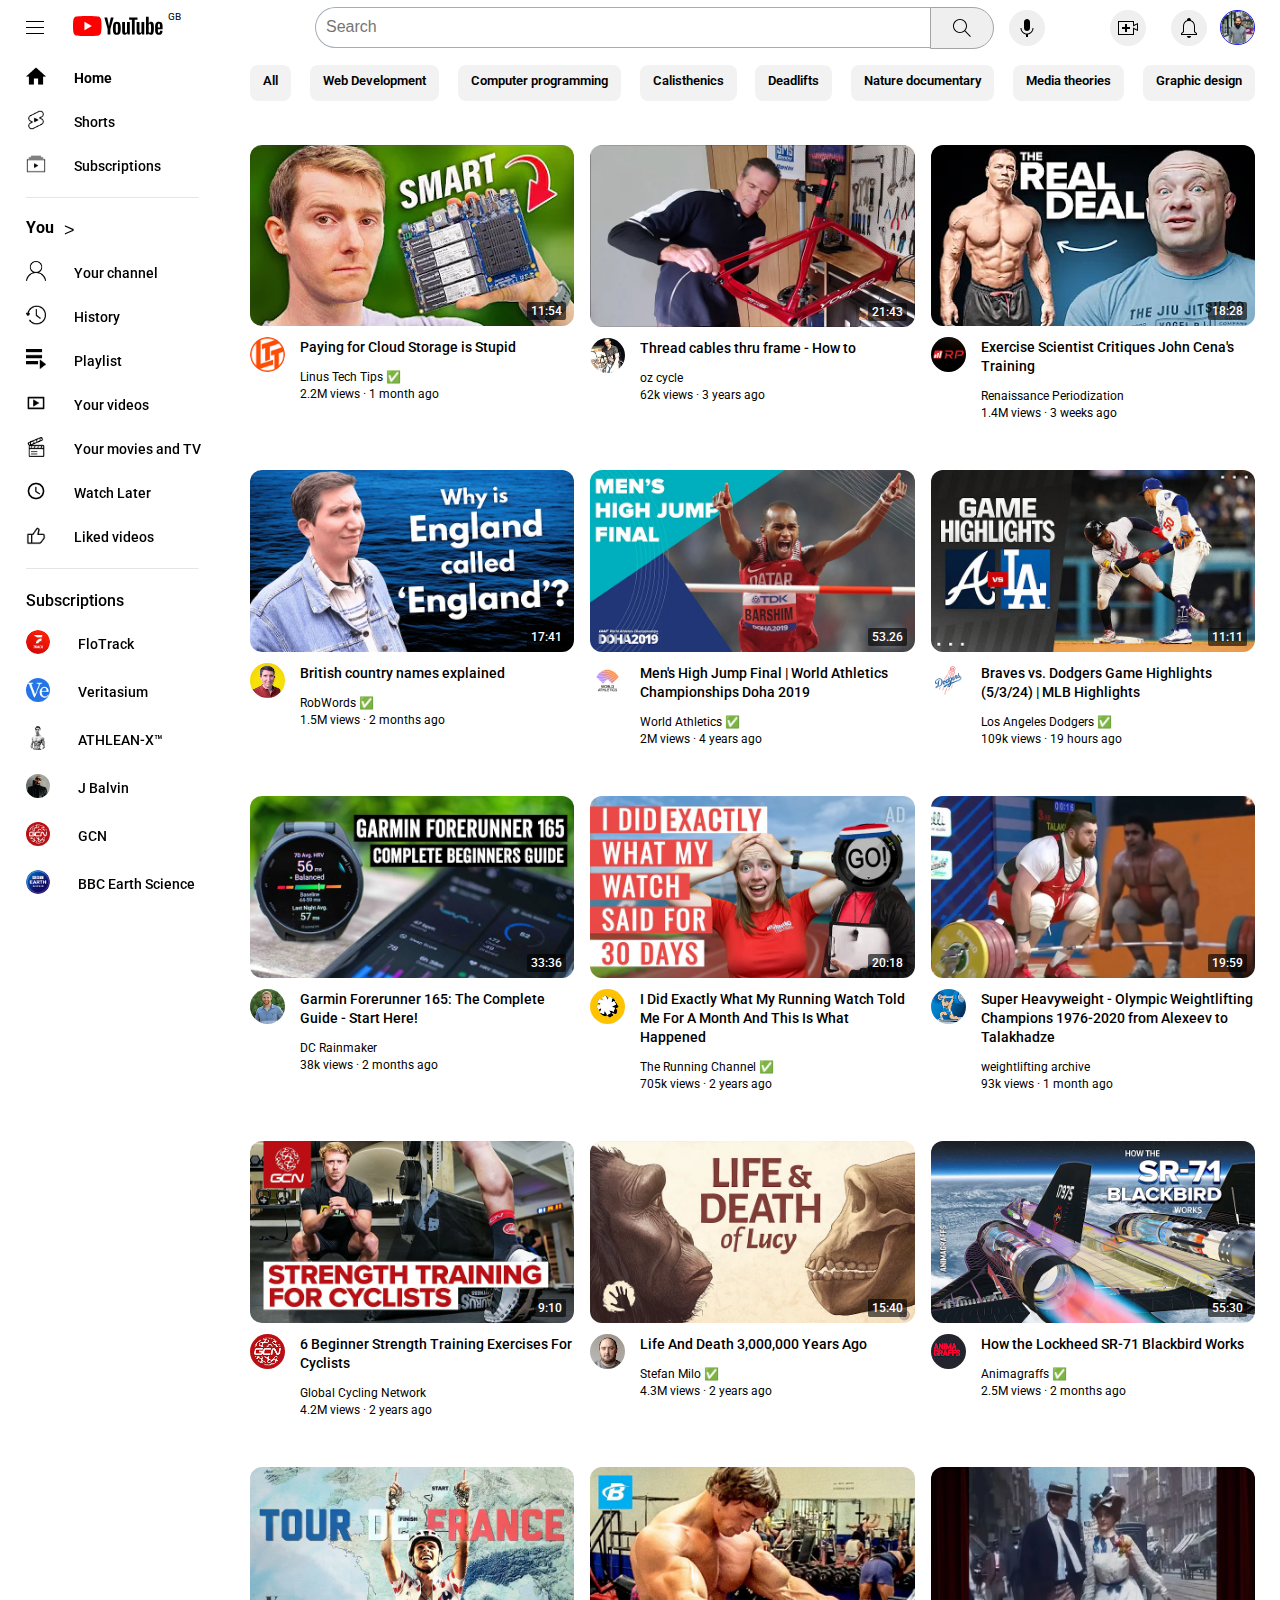
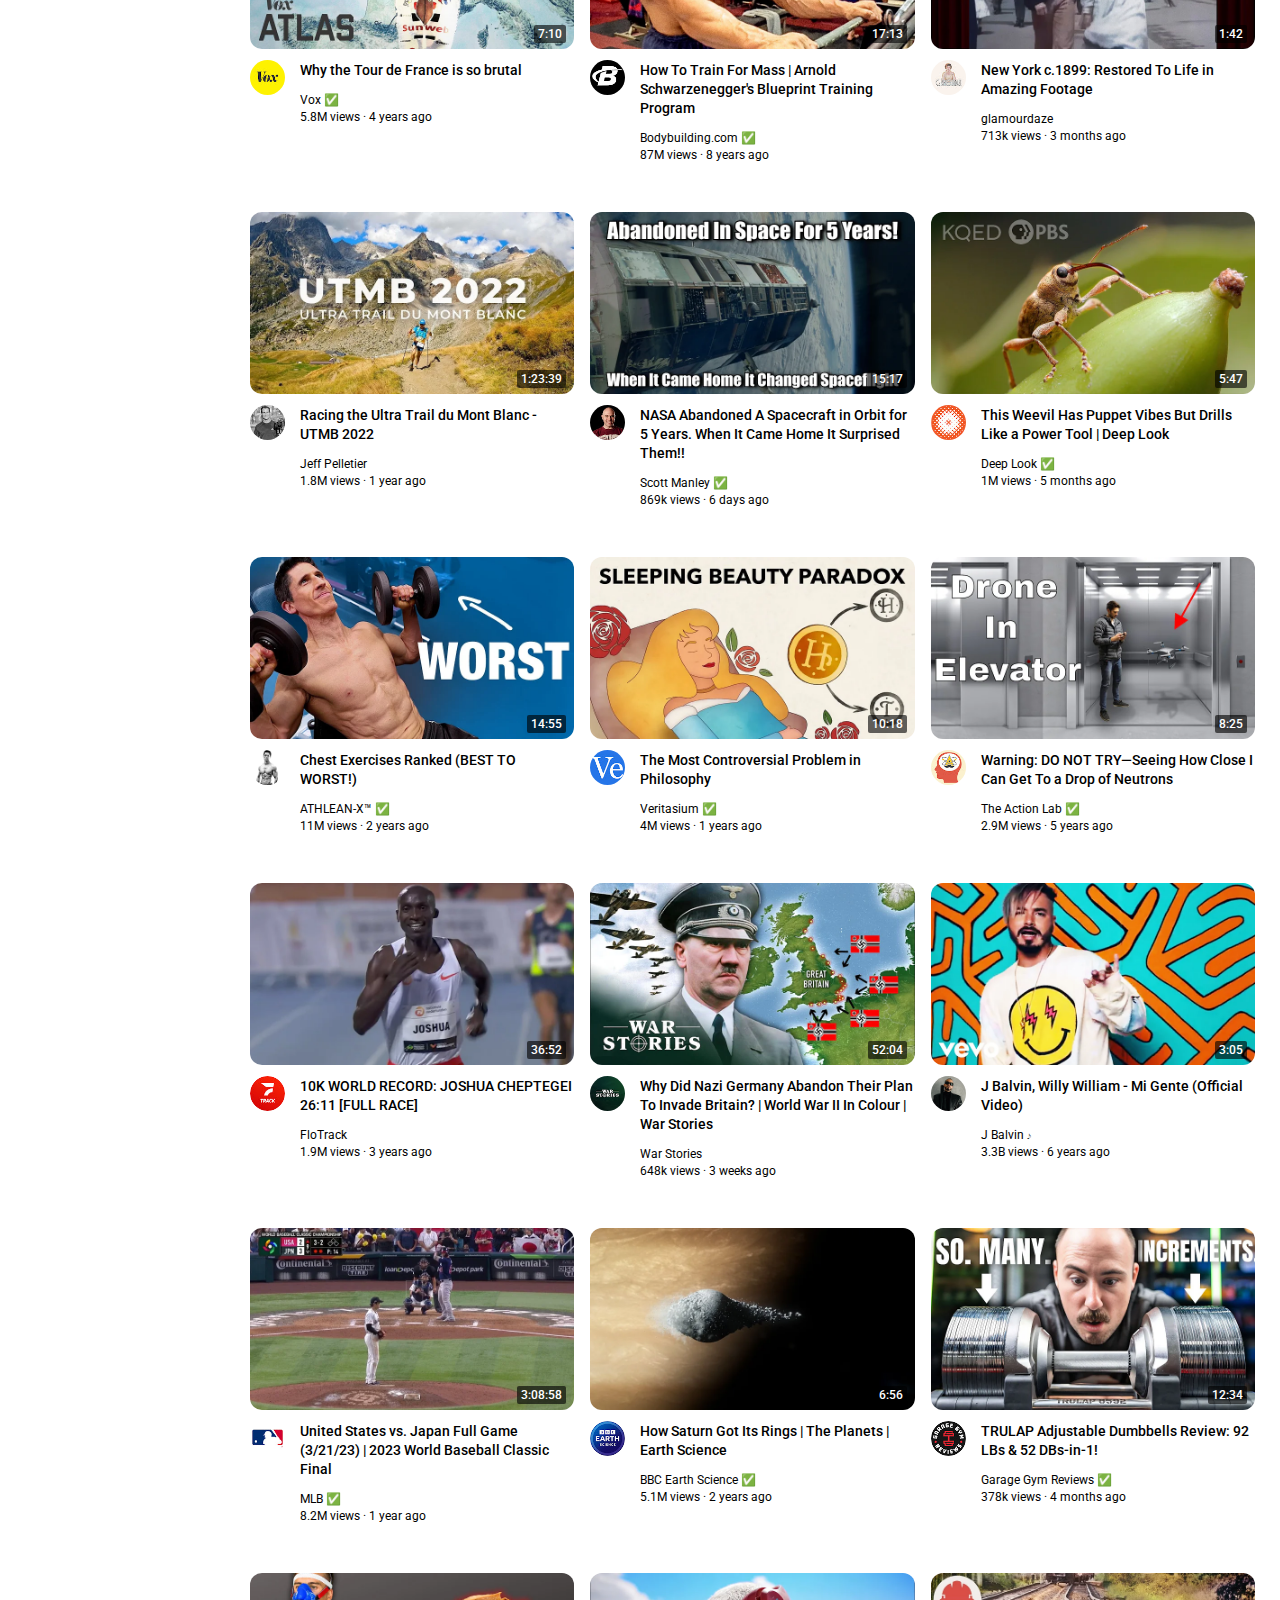
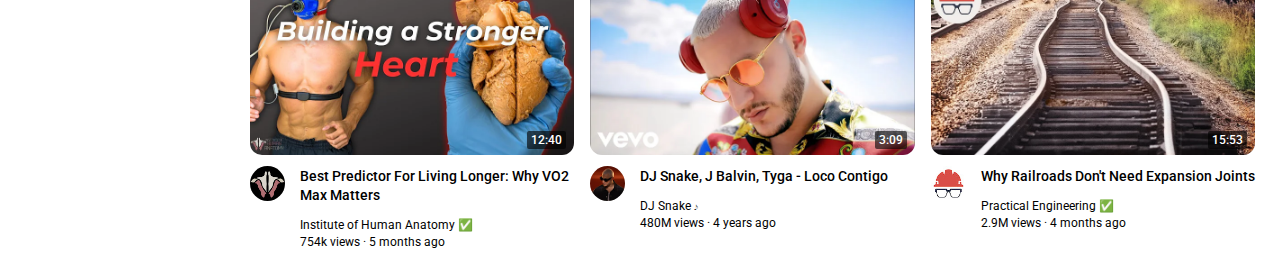
<file: index.html>
<!DOCTYPE html>
<html>
  <head>
    <meta charset="UTF-8">
    <meta name="viewport" content="width=device-width, initial-scale=1.0">
    <title> BabuVanan YoutubeClone project</title>
        <link rel="icon" href="channels/babu-vanan.jpg" type="image/x-icon">
        <link rel="preconnect" href="https://fonts.googleapis.com">
        <link rel="preconnect" href="https://fonts.gstatic.com" crossorigin>
        <link href="https://fonts.googleapis.com/css2?family=Roboto:
            wght@400;500;700&display=swap" rel="stylesheet">
        <link href="https://fonts.googleapis.com/css?family=Roboto:
            300italic,400italic,500italic,700italic" rel="stylesheet">
        <link href="https://fonts.googleapis.com/css?family=Roboto+Mono:400"> 
    
        <!-- <link rel="stylesheet" href="styles/General.css"> -->
        <link rel="stylesheet" href="styles/video.css">
        <link rel="stylesheet" href="styles/General.header.css">
        <link rel="stylesheet" href="styles/sidebar.css">
        <link rel="stylesheet" href="styles/span.css">
      
  </head>


  <body>


    <!-----------------------Header----------------------->
    <header class="horizontal">
      <!--Header left-->
        <div class="horizontal-left">
            <div class="horizontal-left">
                <img class="hamburger-menu" 
                    src="Icon/hamburger-menu.svg" 
                    alt="hamburger-menu"
                >
                <span class="sidebar-link">
                    <a href="https://www.youtube.com/">
                        <img class="youtube-logo" 
                        src="Icon/youtube-logo.svg" 
                        alt="youtube-logo">
                        <div class="tooltip1">Youtube Home</div>
                    </a>
                </span>
                <div class="sidebar-link-gb">
                    <div class="topbar-logo">
                        <a class="Text-underline" 
                            href="https://www.youtube.com/">
                            GB
                        </a>
                    </div>
                    <span class="tooltip2">Youtube Home</span>
                </div>
            </div>
        </div>



      <!-----------------------Header middle----------------------->
        <div class="horizontal-middle">
            <input class="Search-box" type="text" placeholder="Search">
            <a href="https://www.youtube.com/">
                <button class="search-icon-button"> 
                    <img class="search-icon" 
                        src="Icon/search.svg" 
                        alt="Search">
                    <div class="tooltip">Search</div>
                </button>
            </a>
            <a href="https://www.youtube.com/">
                <button class="voice-button"> 
                    <img class="voice-search-icon" 
                        src="Icon/voice-search-icon.svg" 
                        alt="notification-icon">
                    <div class="tooltip">Search with your voice</div>
                </button>
            </a>
        </div>
      <!-----------------------Header right----------------------->
        <div class="horizontal-right">
        <!--     <button class="upload-button">
                <img class="upload-icon" 
                    src="Icon/upload.svg" 
                    alt="babu-icon"> 
                <div class="tooltip">Creat</div>
            </button>
        -->
            <a href="https://studio.youtube.com/channel/UCgTf_ww5IQT2EtR8QcF_2eQ/livestreaming">
                <button class="upload-button">
                    <img class="notifications-icon" 
                        src="Icon/upload.svg" 
                        alt="upload-icon">
                    <div class="tooltip">Create</div>
                </button>
            </a>
            <a href="https://www.youtube.com/account_notifications">
                <button class="notification-button">
                    <img class="notifications-" 
                        src="Icon/notifications.svg" 
                        alt="notifications-icon">
                    <div class="tooltip">Notification</div>
                </button>
            </a>
            <div class="channel-pic-icon">
                <a href="https://www.youtube.com/account">
                    <img class="mychannel-icon" src="channels/babu-vanan.jpg" alt="notifications-icon"> 
                </a>
            </div>
            
        </div>

    </header>


    <!-----------------------span----------------------->


    <span class="nav"> 
        <div class="all">
            <div class="tablist"> 
                <a class="Text-underline" 
                    href="https://www.youtube.com/">
                    All
                </a> 
            </div>
            <span class="tooltips">All</span>  
        </div>


        <div class="web-development">
            <div class="tablist">
                <a class="Text-underline" 
                    href="https://www.youtube.com/results?search_query=Web+Development">
                    Web Development
                </a>
            </div>
            <span class="tooltips">Web Development</span>
        </div>
        <div class="computer-programming">
            <div class="tablist">
                <a class="Text-underline" 
                    href="https://www.youtube.com/results?search_query=Computer+programming">
                    Computer programming
                </a>  
            </div>
            <span class="tooltips">Computer programming</span>
        </div>
        <div class="calisthenics">
            <div class="tablist">
                <a class="Text-underline" 
                    href="https://www.youtube.com/results?search_query=Calisthenics">
                    Calisthenics
                </a>
            </div>
            <span class="tooltips">Calisthenics</span>
        </div>
        <div class="deadlifts">
            <div class="tablist">
                <a class="Text-underline" 
                    href="https://www.youtube.com/results?search_query=Deadlifts">
                    Deadlifts
                </a>
            </div>
            <span class="tooltips">Deadliftst</span>
        </div>
        <div class="nature-documentary">
            <div class="tablist">
                <a class="Text-underline" 
                    href="https://www.youtube.com/results?search_query=Nature+documentary">
                    Nature documentary
                </a>
            </div>
            <span class="tooltips">Nature documentary</span>
        </div>
        <div class="media-theories">
            <div class="tablist">
                <a class="Text-underline" 
                    href="https://www.youtube.com/results?search_query=Media+theories">
                    Media theories
                 </a>
            </div>
            <span class="tooltips">Media theories</span>
        </div>
        <div class="graphic-design">
            <div class="tablist">
                <a class="Text-underline" 
                    href="https://www.youtube.com/results?search_query=Graphic+design">
                    Graphic design
                </a> 
            </div>
            <span class="tooltips">Graphic design</span>
        </div>
    </span>

    <!---------------------sidebar--------------------------->

    <aside class="sidebar">
        <div class="container">
            <div>
                <div>
                    <div class="sidebar-home">
                        <span class="sidebar-link">
                            <a href="https://www.youtube.com/">
                                <img class="sidebar-icon"  
                                    src="sidebar-icon/Home.png"
                                    alt="Home-icon">
                                <div class="tooltip1">Home</div> 
                            </a>
                        </span>


                        <div class="sidebar-link-text">
                            <div >
                                <a  class="Home-text" 
                                    href="https://www.youtube.com/">  
                                    Home
                                </a>
                            </div> 
                            <span class="tooltip2">Home</span>
                        </div>
                    </div>  

                    <div class="sidebar-home">
                        <span class="sidebar-link">
                            <a href="https://www.youtube.com/shorts/yL6GiUi1Gog">
                                <img class="sidebar-icon" 
                                    src="sidebar-icon/Icon-Shorts44.jpg" 
                                    alt="Subscriptions-icon">
                                <div class="tooltip1">Shorts</div>
                            </a>
                        </span>
                        <div class="sidebar-link-text" >
                            <div>
                                <a class="Text-underline" 
                                    href="https://www.youtube.com/shorts/yL6GiUi1Gog">
                                    Shorts
                                </a>  
                            </div>
                            <span class="tooltip2">Shorts</span>  
                        </div>
                    </div>

                    <div class="sidebar-home">      
                        <span class="sidebar-link">
                            <a href="https://www.youtube.com/feed/subscriptions">
                                <img class="sidebar-icon" 
                                    src="sidebar-icon/Subscriptions.png" 
                                    alt="Subscriptions-icon">
                                <div class="tooltip1">Subscriptions</div>
                            </a>
                        </span>
                        <div class="sidebar-link-text" >
                            <div>
                                <a class="Text-underline" 
                                    href="https://www.youtube.com/feed/subscriptions">
                                    Subscriptions
                                </a>
                            </div>
                            <span class="tooltip2">Subscriptions</span>  
                        </div>  
                    </div>
                </div>
                <div>
                    <div class="line-setting">
                        ___________________________________________
                    </div>
                </div>
            </div>

            <div>
                <div 
                    class="sidebar-home">
                    <div class="sidebar-you-link">
                        <span class="greater-than">
                            <a class="Text-underline" 
                                href="https://www.youtube.com/">
                                You
                            </a> 
                        </span>
                        <div class="tooltip2">You</div>
                    </div>
                    <div class="test-you-div">
                        <button class="space-button">
                            <a class="Text-underline" 
                                href="https://www.youtube.com/">
                                &gt;
                            </a>
                        </button>
                        <div class="tooltip2">You</div>
                    </div>
                </div>

                <div>
                    <div 
                        class="sidebar-home">
                        <span class="sidebar-link">
                            <a href="https://www.youtube.com/">
                                <img class="sidebar-icon" 
                                    src="sidebar-icon/Your-channel-icon.png" 
                                    alt="-icon">
                                <div class="tooltip1">Your channel</div>
                            </a>
                        </span>
                        <div class="sidebar-link-text" >
                            <div>
                                <a class="Text-underline" 
                                    href="https://www.youtube.com/">
                                    Your channel
                                </a>
                            </div>
                            <span class="tooltip2">Your channel</span>  
                        </div>
                    </div>
                    <div  class="sidebar-home">
                        <div class="sidebar-link">
                            <a href="https://www.youtube.com/feed/history"> 
                                <img class="sidebar-icon" 
                                    src="sidebar-icon/history-icon.png"
                                    alt="History-icon">
                                <div class="tooltip1">History</div>
                            </a>
                        </div>
                        <div class="sidebar-link-text" >
                            <div>
                                <a class="Text-underline" 
                                    href="https://www.youtube.com/feed/history">
                                    History
                                </a> 
                            </div>
                            <span class="tooltip2">History</span>  
                        </div>
                    </div>
                    <div class="sidebar-home">
                        <div class="sidebar-link">
                            <a href="https://www.youtube.com/feed/playlists">
                                <img class="sidebar-icon" 
                                    src="sidebar-icon/Icon-Playlist35.jpg" 
                                    alt="Playlist">
                                <div class="tooltip1">Playlist</div>
                            </a>
                            
                        </div>
                        <div class="sidebar-link-text" >
                            <div>
                                <a 
                                    class="Text-underline" 
                                    href="https://www.youtube.com/feed/playlists">
                                    Playlist
                                </a>
                            </div>
                            <span class="tooltip2">Playlist</span>  
                        </div>
                    </div>

                    <div class="sidebar-home">
                        <div class="sidebar-link">
                            <a href="https://www.youtube.com/">
                                <img class="sidebar-icon" 
                                    src="sidebar-icon/icon-Your-videos.png" 
                                    alt="Your videos">
                                <div class="tooltip1">Your videos</div>
                            </a>
                        </div>
                        <div class="sidebar-link-text" >
                            <div>
                                <a class="Text-underline" 
                                    href="https://www.youtube.com/">
                                    Your videos
                                </a> 
                            </div>
                            <span class="tooltip2">Your videos</span>  
                        </div>
                    </div>
                    <div class="sidebar-home">
                        <div class="sidebar-link">
                            <a href="https://www.youtube.com/feed/storefront?bp=ogUCKAU%3D">
                                <img class="sidebar-icon" 
                                    src="sidebar-icon/icon-You-Movies-&-TV2.png" 
                                    alt="Your movies and TV">
                                <div class="tooltip1">Your movies and TV</div>
                            </a>
                        </div>
                        <div class="sidebar-link-text" >
                            <div>
                                <a class="Text-underline" 
                                    href="https://www.youtube.com/feed/storefront?bp=ogUCKAU%3D">
                                    Your movies and TV
                                </a>
                            </div>
                            <span class="tooltip2">Your movies and TV</span>  
                        </div>
                    </div>
                    <div class="sidebar-home">
                        <div class="sidebar-link">
                            <a href="https://www.youtube.com/playlist?list=WL">
                                <img class="sidebar-icon" 
                                    src="sidebar-icon/Watch-Later.webp" 
                                    alt="Watch Later">
                                <div class="tooltip1">Watch Later</div>
                            </a>
                        </div>
                        <div class="sidebar-link-text" >
                            <div>
                                <a class="Text-underline" 
                                    href="https://www.youtube.com/playlist?list=WL">
                                    Watch Later
                                </a> 
                            </div>
                            <span class="tooltip2">Watch Later</span>  
                        </div>
                    </div>
                    <div class="sidebar-home">
                        <div class="sidebar-link">
                            <a href="https://www.youtube.com/playlist?list=LL">
                               <img class="sidebar-icon" 
                                    src="sidebar-icon/Liked-videos.png" 
                                    alt="Liked videos">
                                <div class="tooltip1">Liked-videos</div> 
                            </a>
                            
                        </div>
                        <div class="sidebar-link-text" >
                            <div>
                                <a class="Text-underline" 
                                    href="https://www.youtube.com/playlist?list=LL">
                                    Liked videos
                                </a>
                            </div>
                            <span class="tooltip2">Liked videos</span>  
                        </div>
                    </div>
                </div>
                <div>
                    <div class="line-setting">
                        ___________________________________________
                    </div>
                </div>
            </div>

            <div>
                <div>
                    <div 
                        class="sidebar-home">
                        <div 
                            class="sidebar-home">
                            <div 
                                class="sidebar-link">Subscriptions
                            </div>
                            <div 
                                class="sidebar-link">
                            </div>
                        </div>

                        <div 
                            class="sidebar-link">
                        </div>
                    </div>
                </div>
                <div>
                    <div 
                        class="sidebar-home">
                        <div class="sidebar-link">
                            <a href="https://www.youtube.com/@FloTrack">
                                <img class="profile-picture" 
                                    src="channels/channel-FloTrack.jpg" 
                                    alt="FloTrack">
                                <div class="tooltip1">FloTrack</div>
                            </a>
                        </div>
                        <div class="sidebar-link-text" >
                            <div>
                                <a 
                                    class="Text-underline" 
                                    href="https://www.youtube.com/@FloTrack">
                                    FloTrack
                                </a>
                            </div>
                            <span class="tooltip2">FloTrack</span>  
                        </div>
                    </div>
                    <div 
                        class="sidebar-home">
                        <div class="sidebar-link">
                            <a href="https://www.youtube.com/@veritasium">
                                <img class="profile-picture" 
                                    src="channels/channel-Veritasium.jpg" 
                                    alt="Veritasium">
                                <div class="tooltip1">Veritasium</div>
                            </a> 
                        </div>
                        <div class="sidebar-link-text" >
                            <div>
                                <a class="Text-underline" 
                                    href="https://www.youtube.com/@veritasium">
                                    Veritasium
                                </a>
                            </div>
                            <span class="tooltip2">Veritasium</span>  
                        </div>
                    </div>
                    <div 
                        class="sidebar-home">
                        <div  class="sidebar-link">
                            <a href="https://www.youtube.com/@athleanx">
                               <img class="profile-picture" 
                                    src="channels/channel-ATHLEAN-X™.jpg" 
                                    alt="ATHLEAN-X™">
                                <div class="tooltip1">ATHLEAN-X™</div> 
                            </a>
                            
                        </div>
                        <div class="sidebar-link-text" >
                            <a class="Text-underline" 
                                href="https://www.youtube.com/@athleanx">
                                ATHLEAN-X™
                            </a> 
                            <span class="tooltip2">ATHLEAN-X™</span>  
                        </div>
                    </div>
                    <div class="sidebar-home">
                        <div class="sidebar-link">
                            <a href="https://www.youtube.com/@jbalvinVEVO">
                                <img class="profile-picture" 
                                    src="channels/channel-J-Balvin.jpg" 
                                    alt="J Balvin">
                                <div class="tooltip1">J Balvin</div>
                            </a>
                        </div>
                        <div class="sidebar-link-text" >
                            <div>
                                <a class="Text-underline" 
                                    href="https://www.youtube.com/@jbalvinVEVO">
                                    J Balvin
                                </a>
                            </div>
                            <span class="tooltip2">J Balvin</span>  
                        </div>
                    </div>
                    <div class="sidebar-home">
                        <div class="sidebar-link">
                            <a href="https://www.youtube.com/@gcn">
                              <img class="profile-picture" 
                                    src="channels/channel-Global-Cycling-Network.jpg" 
                                    alt="GCN">
                                <div class="tooltip1">GCN</div>  
                            </a>

                        </div>
                        <div class="sidebar-link-text" >
                            <div>
                                <a class="Text-underline" 
                                    href="https://www.youtube.com/@gcn">
                                    GCN
                                </a>
                            </div>
                            <span class="tooltip2">GCN</span>  
                        </div>
                    </div>
                    <div class="sidebar-home">
                        <div class="sidebar-link">
                            <a href="https://www.youtube.com/@BBCEarthScience">
                               <img class="profile-picture" 
                                    src="channels/channel-BBC-Earth-Science.jpg" 
                                    alt="BBC Earth Science">
                                <div class="tooltip1">BBC Earth Science</div> 
                            </a>     
                        </div>
                        <div class="sidebar-link-text" >
                            <div>
                                <a class="Text-underline" 
                                    href="https://www.youtube.com/@BBCEarthScience">
                                    BBC Earth Science
                                </a>
                            </div>
                            <span class="tooltip2">BBC Earth Science</span>  
                        </div>
                    </div>
                    <div class="sidebar-home">
                        <div class="sidebar-link">
                            <a href="https://www.youtube.com/@TheActionLab">
                                <img class="profile-picture" 
                                    src="channels/channel-The-Action-Lab.jpg" 
                                    alt="The Action Lab">
                                <div class="tooltip1">The Action Lab</div>
                            </a>
                        </div>
                        <div class="sidebar-link-text" >
                            <div>
                                <a class="Text-underline" 
                                    href="https://www.youtube.com/@TheActionLab">
                                    The Action Lab
                                </a>
                            </div>
                            <span class="tooltip2">The Action Lab</span>  
                        </div>
                    </div>
                </div>
                <div>
                    <div 
                        class="sidebar-home">
                        <div 
                            class="sidebar-link">&#x2B9B;
                        </div>

                        <div class="sidebar-link-text" >
                            <div>
                                <a class="Text-underline" 
                                    href="https://www.youtube.com/results?search_query=more+from+youtube+">
                                    Show more
                                </a>
                            </div>
                            <span class="tooltip2">Show more</span>  
                        </div>
                    </div>
                </div>
                <div class="line-setting">
                    ___________________________________________
                </div>
            </div>

            <div>
                <div>
                    <div class="sidebar-home">
                        <div class="sidebar-link">Explore</div>
                        <div class="sidebar-link"></div>
                    </div>
                </div>
                <div>
                    <div class="sidebar-home">
                        <div class="sidebar-link">
                            <a href="https://www.youtube.com/feed/trending?bp=6gQJRkVleHBsb3Jl">
                                <img class="sidebar-icon" 
                                    src="sidebar-icon/icon-Trending11.png" 
                                    alt="Trending">
                                <div class="tooltip1">Trending</div>
                            </a>
                        </div>
                        <div class="sidebar-link-text" >
                            <div>
                                <a class="Text-underline" 
                                    href="https://www.youtube.com/feed/trending?bp=6gQJRkVleHBsb3Jl">
                                    Trending
                                </a>
                            </div>
                            <span class="tooltip2">Trending</span>  
                        </div>
                    </div>
                    <div class="sidebar-home">
                        <div class="sidebar-link">
                            <a href="https://www.youtube.com/channel/UC-9-kyTW8ZkZNDHQJ6FgpwQ">
                               <img class="sidebar-icon" 
                                    src="sidebar-icon/icon-Music.png" 
                                    alt="Music">
                                <div class="tooltip1">Music</div> 
                            </a>
                            
                        </div>
                        <div class="sidebar-link-text" >
                            <div>
                                <a class="Text-underline" 
                                    href="https://www.youtube.com/channel/UC-9-kyTW8ZkZNDHQJ6FgpwQ">
                                    Music
                                </a>
                            </div>
                            <span class="tooltip2">Music</span>  
                        </div>
                    </div>
                    <div class="sidebar-home">
                        <div class="sidebar-link">
                            <a href="https://www.youtube.com/feed/storefront?bp=ogUCKAU%3D"></a>
                            <img class="sidebar-icon" 
                                src="sidebar-icon/icon-You-Movies-&-TV2.png" 
                                alt="Movies & TV">
                            <div class="tooltip1">Movies & TV</div>
                        </div>
                        <div class="sidebar-link-text" >
                            <div>
                                <a class="Text-underline" 
                                    href="https://www.youtube.com/feed/storefront?bp=ogUCKAU%3D">
                                    Movies & TV
                                </a>
                            </div>
                            <span class="tooltip2">Movies & TV</span>  
                        </div>
                    </div>
                    <div class="sidebar-home">
                        <div class="sidebar-link">
                            <a href="https://www.youtube.com/channel/UC4R8DWoMoI7CAwX8_LjQHig">
                                <img class="sidebar-icon" 
                                    src="sidebar-icon/icon-Live10.jpg" 
                                    alt="Live">
                                <div class="tooltip1">Live</div>
                            </a>   
                        </div>
                        <div class="sidebar-link-text" >
                            <div>
                                <a class="Text-underline" 
                                    href="https://www.youtube.com/channel/UC4R8DWoMoI7CAwX8_LjQHig">
                                    Live
                                </a>
                            </div>
                            <span class="tooltip2">Live</span>  
                        </div>
                    </div>
                    <div class="sidebar-home">
                        <div class="sidebar-link">
                            <a href="https://www.youtube.com/gaming">
                                <img class="sidebar-icon" 
                                    src="sidebar-icon/icon-Gaming.webp" 
                                    alt="Gaming">
                                <div class="tooltip1">Gaming</div> 
                            </a> 
                        </div>
                        <div class="sidebar-link-text" >
                            <div>
                                <a class="Text-underline" 
                                    href="https://www.youtube.com/gaming">
                                    Gaming
                                </a>
                            </div>
                            <span class="tooltip2">Gaming</span>  
                        </div>
                    </div>
                    <div class="sidebar-home">
                        <div class="sidebar-link">
                            <a href="https://www.youtube.com/channel/UCYfdidRxbB8Qhf0Nx7ioOYw">
                                <img class="sidebar-icon" 
                                    src="sidebar-icon/icon-News1.png" 
                                    alt="News">
                                <div class="tooltip1">News</div>
                            </a>
                            
                        </div>
                        <div class="sidebar-link-text" >
                            <div>
                                <a class="Text-underline" 
                                    href="https://www.youtube.com/channel/UCYfdidRxbB8Qhf0Nx7ioOYw">
                                    News
                                </a>
                            </div>
                            <span class="tooltip2">News</span>  
                        </div>
                    </div>
                    <div class="sidebar-home">
                        <div class="sidebar-link">
                            <a href="https://www.youtube.com/channel/UCEgdi0XIXXZ-qJOFPf4JSKw">
                                <img class="sidebar-icon" 
                                    src="sidebar-icon/Icon-Sport.png" 
                                    alt="Sport">
                                <div class="tooltip1">Sport</div>
                            </a>
                        </div>
                        <div class="sidebar-link-text" >
                            <div>
                                <a class="Text-underline" 
                                    href="https://www.youtube.com/channel/UCEgdi0XIXXZ-qJOFPf4JSKw">
                                    Sport
                                </a>
                            </div>
                            <span class="tooltip2">Sport</span>  
                        </div>
                    </div>
                    <div class="sidebar-home">
                        <div class="sidebar-link">
                            <a href="https://www.youtube.com/channel/UCtFRv9O2AHqOZjjynzrv-xg">
                                <img class="sidebar-icon" 
                                    src="sidebar-icon/icon-Learning.png" 
                                    alt="Learning">
                                <div class="tooltip1">Learning</div>
                            </a>
                            
                        </div>
                        <div class="sidebar-link-text" >
                            <div>
                                <a class="Text-underline" 
                                    href="https://www.youtube.com/channel/UCtFRv9O2AHqOZjjynzrv-xg">
                                    Learning
                                </a> 
                            </div>
                            <span class="tooltip2">Learning</span>  
                        </div>
                    </div>
                    <div class="sidebar-home">
                        <div class="sidebar-link">
                            <a href="https://www.youtube.com/channel/UCrpQ4p1Ql_hG8rKXIKM1MOQ">
                                <img class="sidebar-icon"
                                    src="sidebar-icon/icon-Fashion & beauty.jpg" 
                                    alt="Fashion & beauty">
                                <div class="tooltip1">Fashion & beauty</div>
                            </a> 
                        </div>
                        <div class="sidebar-link-text" >
                            <div>
                                <a class="Text-underline" 
                                    href="https://www.youtube.com/channel/UCrpQ4p1Ql_hG8rKXIKM1MOQ">
                                    Fashion & beauty
                                </a>
                            </div>
                            <span class="tooltip2">Fashion & beauty</span>  
                        </div>
                    </div>
                    <div class="sidebar-home">
                        <div class="sidebar-link">
                            <a href="https://www.youtube.com/podcasts">
                                <img class="sidebar-icon" 
                                    src="sidebar-icon/icon-Podcasts.png" 
                                    alt="Podcasts">
                                <div class="tooltip1">Podcasts</div>
                            </a>
                        </div>
                        <div class="sidebar-link-text" >
                            <div>
                                <a class="Text-underline" 
                                    href="https://www.youtube.com/podcasts">
                                    Podcasts
                                </a>
                            </div>
                            <span class="tooltip2">Podcasts</span>  
                        </div>
                    </div>
                    <div class="sidebar-home">
                        <div class="sidebar-link">
                            <a href="https://www.youtube.com/playables">
                                <img class="sidebar-icon" 
                                    src="sidebar-icon/icon-Playable.png" 
                                    alt="Playable">
                                <div class="tooltip1">Playable</div>
                            </a>
                        </div>
                        <div class="sidebar-link-text" >
                            <div>
                                <a class="Text-underline" 
                                    href="https://www.youtube.com/playables">
                                    Playable
                                </a>
                            </div>
                            <span class="tooltip2">Playable</span>  
                        </div>
                    </div>
                </div>
                <div class="line-setting">
                    ___________________________________________
                </div>
            </div>

            <div>
                <div class="sidebar-home">
                    <div 
                        class="sidebar-link">More from YouTube
                    </div>
                </div>
            </div>

            <div>
                <div class="sidebar-home">
                    <div class="sidebar-link">
                        <a href="https://www.youtube.com/premium" target="_blank">
                            <img class="sidebar-icon" 
                                src="sidebar-icon/icon-YouTube-Premium22.jpg"
                                alt="YouTube Premium">
                              <div class="tooltip1">YouTube Premium</div>
                        </a> 
                    </div>
                    <div class="sidebar-link-text" >
                        <div>
                            <a class="Text-underline" 
                                href="https://www.youtube.com/premium"
                                target="_blank">
                                YouTube Premium
                            </a>
                        </div>
                        <span class="tooltip2">YouTube Premium</span>  
                    </div>
                </div>
                <div class="sidebar-home">
                    <div class="sidebar-link">
                        <a href="https://studio.youtube.com/channel/UCgTf_ww5IQT2EtR8QcF_2eQ"
                            target="_blank">
                            <img class="sidebar-icon" 
                                src="sidebar-icon/icon-YouTube-Studio1.jpg" 
                                alt="YouTube Studio">
                            <div class="tooltip1">YouTube Studio</div>
                        </a>
                    </div>
                    <div class="sidebar-link-text" >
                        <div>
                            <a class="Text-underline" 
                                href="https://studio.youtube.com/channel/UCgTf_ww5IQT2EtR8QcF_2eQ"
                                target="_blank">
                                YouTube Studio
                            </a>
                        </div>
                        <span class="tooltip2">YouTube Studio</span>  
                    </div>
                </div>
                <div class="sidebar-home">
                    <div class="sidebar-link">
                        <a href="https://music.youtube.com/tasteprofile" 
                            target="_blank">
                            <img class="sidebar-icon" 
                                src="sidebar-icon/icon-YouTube-Music63.jpg" 
                                alt="YouTube Music">
                            <div class="tooltip1">YouTube Music</div>
                        </a>
                    </div>
                    <div class="sidebar-link-text" >
                        <div>
                            <a class="Text-underline" 
                                href="https://music.youtube.com/tasteprofile" 
                                target="_blank">
                                YouTube Music
                            </a>
                        </div>
                        <span class="tooltip2">YouTube Music</span>  
                    </div>
                </div>

                <div class="sidebar-home">
                    <div class="sidebar-link">
                        <a href="https://www.youtubekids.com/?source=youtube_web" 
                            target="_blank">
                            <img class="sidebar-icon" 
                                src="sidebar-icon/icon-YouTube-Kids52.jpg" 
                                alt="YouTube Kids">
                            <div class="tooltip1">YouTube Kids</div> 
                        </a>
                    </div>
                    <div class="sidebar-link-text" >
                        <div>
                            <a class="Text-underline" 
                                href="https://www.youtubekids.com/?source=youtube_web"
                                target="_blank">
                                YouTube Kids
                            </a>
                        </div>
                        <span class="tooltip2">YouTube Kids</span>  
                    </div>
                </div>
                <div class="line-setting">
                    ___________________________________________
                </div>
            </div>



            <div>
                <div class="sidebar-home">
                    <div class="sidebar-link">
                        <a href="https://www.youtube.com/account">
                            <img class="sidebar-icon" 
                                src="sidebar-icon/icon-Setting2.png" 
                                alt="Setting">
                            <div class="tooltip1">Setting</div>
                        </a>
                    </div>
                    <div class="sidebar-link-text" >
                        <div>
                            <a class="Text-underline" 
                                href="https://www.youtube.com/account">
                                Setting
                            </a>
                        </div>
                        <span class="tooltip2">Setting</span>  
                    </div>
                </div>

                <div class="sidebar-home">
                    <div class="sidebar-link">
                        <a href="https://www.youtube.com/reporthistory">
                            <img class="sidebar-icon" 
                                src="sidebar-icon/icon-Report-history.png" 
                                alt="Report history">
                            <div class="tooltip1">Report history</div>
                        </a> 
                    </div>
                    <div class="sidebar-link-text" >
                        <div>
                            <a class="Text-underline" 
                                href="https://www.youtube.com/reporthistory">
                                Report history
                            </a>
                        </div>
                        <span class="tooltip2">Report history</span>  
                    </div>
                </div>

                <div class="sidebar-home">
                    <div class="sidebar-link">
                        <a href="https://support.google.com/youtube?sjid=7232164890436652517-EU#topic=9257498">
                            <img class="sidebar-icon" 
                                src="sidebar-icon/icon-Help1.png" 
                                alt="Help">
                            <div class="tooltip1">Help</div>
                        </a>
                        
                        </div>
                        <div class="sidebar-link-text" >
                            <div>
                                <a class="Text-underline" 
                                    href="https://support.google.com/youtube?sjid=7232164890436652517-EU#topic=9257498">
                                    Help
                                </a>
                            </div>
                            <span class="tooltip2">Help</span>  
                        </div>
                </div>

                <div class="sidebar-home">
                    <div class="sidebar-link">
                        <a href="https://www.google.com/tools/feedback/intl/en/learnmore.html">
                            <img class="sidebar-icon" 
                                src="sidebar-icon/icon-Send-feedback.png" 
                                alt="Send feedback">
                            <div class="tooltip1">Send feedback</div>
                        </a>
                    </div>
                    <div class="sidebar-link-text" >
                        <div>
                            <a class="Text-underline" 
                                href="https://www.google.com/tools/feedback/intl/en/learnmore.html">
                                Send feedback
                            </a>
                        </div>
                        <span class="tooltip2">Send feedback</span>  
                    </div>
                </div>
                <div class="line-setting">
                    ___________________________________________
                </div>
            </div>


            <div class="line-space">
                <div 
                    class="sidebar-bottom">
                    <div 
                        class="sidebar-bottom-text">
                        <p class="sidebar-bottom-text-edit">
                            <span>
                                <a class="Text-underline-bottom" 
                                    href="https://about.youtube/">
                                    About&nbsp;
                                </a> 
                            </span>
                            <span>
                                <a class="Text-underline-bottom" 
                                    href="https://blog.youtube/">
                                    Press&nbsp;
                                </a> 
                            </span>
                            <span>
                                <a class="Text-underline-bottom" 
                                    href="https://www.youtube.com/howyoutubeworks/policies/copyright/">
                                    Copyright
                                </a>
                            </span> 
                        </p>
                        <p class="sidebar-bottom-text-edit">
                            <span>
                                <a class="Text-underline-bottom" 
                                    href="https://www.youtube.com/t/contact_us/">
                                    Contact us&nbsp;
                                </a>
                            </span>
                            <span>
                                <a class="Text-underline-bottom" 
                                    href="https://www.youtube.com/creators/">
                                    Creator&nbsp;
                                </a>
                            </span>
                            <span>
                                <a class="Text-underline-bottom" 
                                    href="https://www.youtube.com/ads/">
                                    Advertise
                                </a> 
                            </span>
                        </p>
                    
                        <p class="sidebar-bottom-text-edit"> 
                            <span>
                                <a class="Text-underline-bottom" 
                                    href="https://developers.google.com/youtube">
                                    Developers
                                </a>
                            </span>
                        </p>   
                    </div>    
                </div>
                <div class="sidebar-bottom">
                    <div class="sidebar-bottom-text">
                        <p class="sidebar-bottom-text-edit">
                            <span>
                                <a class="Text-underline-bottom" 
                                    href="https://www.youtube.com/t/terms">
                                    Terms&nbsp;
                                </a>
                            </span>
                            <span>
                                <a class="Text-underline-bottom" 
                                    href="https://policies.google.com/privacy?hl=en-GB">
                                    Privacy&nbsp;
                                </a> 
                            </span>
                            <span>
                                <a class="Text-underline-bottom" 
                                    href="https://www.youtube.com/howyoutubeworks/policies/community-guidelines/">
                                    Policy & Safety
                                </a>
                            </span>
                        </p>
                        <p class="sidebar-bottom-text-edit">
                            <span>
                                <a class="Text-underline-bottom" 
                                    href="https://www.youtube.com/howyoutubeworks/?">
                                    How YouTube works
                                </a>
                            </span>
                        </p>
                        <p class="sidebar-bottom-text-edit">
                            <span>
                                <a class="Text-underline-bottom" 
                                    href="https://www.youtube.com/new">
                                    Test new features
                                </a>
                            </span>
                        </p>
                    </div>   
                </div>  
                <div>
                    <p>
                        <div class="google">© 2024 Google LLC</div>
                    </p>
                </div>
            </div>
        </div>
    </aside>


  



    <!-----------------------Main------------------------>
    <main class="youtube-grid">

        <!-- Video 1-->
        <div class="video-preview">
            <div>
                <a href="https://www.youtube.com/watch?v=QsM6b5yix0U&t=16s" target="_blank">
                    <div class="thumbnail-pictures">
                        <img 
                            class="thumbnail-1" 
                            src="pictures/Linus-Tech-Tips.webp" 
                            alt="Linus Tech Tips"
                        >
                        <div class="videos-total-time">
                            11:54
                        </div> 
                    </div> 
                </a>
            </div>
   
            <div class="video-info-grid">
                <div class="channel-pic">
                    <a href="https://www.youtube.com/@LinusTechTips">
                        <img class="channel-picture" 
                        src="channels/channel-Linus-Tech-Tips.jpg" 
                        alt="channel-Linus Tech Tips">
                    </a>   
                </div>
                <div class="video-info">
                    <a>
                        <p class="video-title" >
                            <a class="text-decoration" 
                                href="https://www.youtube.com/watch?v=QsM6b5yix0U&t=16s" >
                                Paying for Cloud Storage is Stupid
                            </a>        
                        </p>
                        <p class="author-name" > 
                            <a 
                                class="text-decoration" 
                                href="https://www.youtube.com/@LinusTechTips"> 
                                Linus Tech Tips &#9989;
                            </a> 
                        </p>
                        <p class="video-views">
                            <a  class="text-decoration" 
                                href="https://www.youtube.com/watch?v=QsM6b5yix0U&t=16s">
                                2.2M views &middot; 1 month ago
                            </a>
                        </p>
                    </a>
                </div>
            </div>
        </div>
        <!-- Video 2-->
        <div class="video-preview">
            <div>
                <a href="https://www.youtube.com/watch?v=IQWYPxGicjU" target="_blank">
                    <div class="thumbnail-pictures">
                        <img 
                            class="thumbnail-1" 
                            src="pictures/oz-cycle.webp" 
                            alt="oz cycle"
                        >
                        <div class="videos-total-time">
                            21:43
                        </div> 
                    </div> 
                </a>
            </div>
   
            <div class="video-info-grid">
                <div class="channel-pic">
                    <a href="https://www.youtube.com/@stevenleffanue">
                        <img class="channel-picture" 
                        src="channels/channel-oz-cycle.jpg" 
                        alt="channel-oz cycle">
                    </a>   
                </div>

                <div class="video-info">
                    <a>
                        <p class="video-title" >
                            <a class="text-decoration" 
                                href="https://www.youtube.com/watch?v=IQWYPxGicjU" >
                                Thread cables thru frame - How to
                            </a>        
                        </p>
                        <p class="author-name" > 
                            <a 
                                class="text-decoration" 
                                href="https://www.youtube.com/@stevenleffanue"> 
                                oz cycle 
                            </a> 
                        </p>
                        <p class="video-views">
                            <a  class="text-decoration" 
                                href="https://www.youtube.com/watch?v=s6XwgP_gtss">
                                62k views &middot; 3 years ago
                            </a>
                        </p>
                    </a>
                </div>
            </div>
        </div>
        <!-- Video 3-->
        <div class="video-preview">
            <div>
                <a href="https://www.youtube.com/watch?v=nG3u8C1ZSaI" target="_blank">
                    <div class="thumbnail-pictures">
                        <img 
                            class="thumbnail-1" 
                            src="pictures/Renaissance-Periodization.webp" 
                            alt="Renaissance Periodization"
                        >
                        <div class="videos-total-time">
                            18:28
                        </div> 
                    </div> 

                </a>
        
            </div>
   
            <div class="video-info-grid">
                <div class="channel-pic">
                    <a href="https://www.youtube.com/@RenaissancePeriodization">
                        <img class="channel-picture" 
                        src="channels/channel-Renaissance-Periodization.jpg" 
                        alt="channel-Renaissance Periodization">
                    </a>   
                </div>

                <div class="video-info">
                    <a>
                        <p class="video-title" >
                            <a class="text-decoration" 
                                href="https://www.youtube.com/watch?v=nG3u8C1ZSaI" > 
                                Exercise Scientist Critiques John Cena's Training
                            </a>        
                        </p>
                        <p class="author-name" > 
                            <a 
                                class="text-decoration" 
                                href="https://www.youtube.com/@RenaissancePeriodization"> 
                                Renaissance Periodization
                            </a> 
                        </p>
                        <p class="video-views">
                            <a  class="text-decoration" 
                                href="https://www.youtube.com/watch?v=nG3u8C1ZSaI">
                                1.4M views &middot; 3 weeks ago
                            </a>
                        </p>
                    </a>
                </div>
            </div>
        </div>
        <!-- Video 4-->
        <div class="video-preview">
            <div>
                <a href="https://www.youtube.com/watch?v=aXAjMlTO7Dc" target="_blank">
                    <div class="thumbnail-pictures">
                        <img 
                            class="thumbnail-1" 
                            src="pictures/RobWords.webp" 
                            alt="RobWords"
                        >
                        <div class="videos-total-time">
                            17:41
                        </div> 
                    </div> 

                </a>
        
            </div>
   
            <div class="video-info-grid">
                <div class="channel-pic">
                    <a href="https://www.youtube.com/@RobWords">
                        <img class="channel-picture" 
                        src="channels/channel-RobWords.jpg" 
                        alt="channel-RobWords">
                    </a>   
                </div>

                <div class="video-info">
                    <a>
                        <p class="video-title" >
                            <a class="text-decoration" 
                                href="https://www.youtube.com/watch?v=aXAjMlTO7Dc" >
                                British country names explained
                            </a>        
                        </p>
                        <p class="author-name" > 
                            <a 
                                class="text-decoration" 
                                href="https://www.youtube.com/@RobWords"> 
                                RobWords &#9989;
                            </a> 
                        </p>
                        <p class="video-views">
                            <a  class="text-decoration" 
                                href="https://www.youtube.com/watch?v=aXAjMlTO7Dc">
                                1.5M views &middot; 2 months ago
                            </a>
                        </p>
                    </a>
                </div>
            </div>
        </div>
        <!-- Video 5-->
        <div class="video-preview">
            <div>
                <a href="https://www.youtube.com/watch?v=NIr65u3O2q0" target="_blank">
                    <div class="thumbnail-pictures">
                        <img 
                            class="thumbnail-1" 
                            src="pictures/World-Athletics.webp" 
                            alt="World-Athletics"
                        >
                        <div class="videos-total-time">
                            53.26
                        </div> 
                    </div> 

                </a>
        
            </div>
   
            <div class="video-info-grid">
                <div class="channel-pic">
                    <a href="https://www.youtube.com/@WorldAthletics">
                        <img class="channel-picture" 
                        src="channels/channel-World-Athletics.jpg" 
                        alt="channel-World-Athletics ">
                    </a>   
                </div>

                <div class="video-info">
                    <a>
                        <p class="video-title" >
                            <a class="text-decoration" 
                                href="https://www.youtube.com/watch?v=NIr65u3O2q0" >
                                Men's High Jump Final | World Athletics Championships Doha 2019
                            </a>        
                        </p>
                        <p class="author-name" > 
                            <a 
                                class="text-decoration" 
                                href="https://www.youtube.com/@WorldAthletics"> 
                                World Athletics &#9989;
                            </a> 
                        </p>
                        <p class="video-views">
                            <a  class="text-decoration" 
                                href="https://www.youtube.com/watch?v=NIr65u3O2q0">
                                2M views &middot; 4 years ago
                            </a>
                        </p>
                    </a>
                </div>
            </div>
        </div>
        <!-- Video 6-->
        <div class="video-preview">
            <div>
                <a href="https://www.youtube.com/watch?v=m4EiAz1Z_70" target="_blank">
                    <div class="thumbnail-pictures">
                        <img 
                            class="thumbnail-1" 
                            src="pictures/Los-Angeles-Dodgers.webp" 
                            alt="Los Angeles Dodgers"
                        >
                        <div class="videos-total-time">
                            11:11
                        </div> 
                    </div> 

                </a>
        
            </div>
   
            <div class="video-info-grid">
                <div class="channel-pic">
                    <a href="https://www.youtube.com/@Dodgers">
                        <img class="channel-picture" 
                        src="channels/channel-Los-Angeles-Dodgers.jpg" 
                        alt="channel-Los Angeles Dodgers">
                    </a>   
                </div>

                <div class="video-info">
                    <a>
                        <p class="video-title" >
                            <a class="text-decoration" 
                                href="https://www.youtube.com/watch?v=m4EiAz1Z_70" >
                                Braves vs. Dodgers Game Highlights (5/3/24) | MLB Highlights
                            </a>        
                        </p>
                        <p class="author-name" > 
                            <a 
                                class="text-decoration" 
                                href="https://www.youtube.com/@Dodgers"> 
                                Los Angeles Dodgers &#9989;
                            </a> 
                        </p>
                        <p class="video-views">
                            <a  class="text-decoration" 
                                href="https://www.youtube.com/watch?v=m4EiAz1Z_70">
                                109k views &middot; 19 hours ago
                            </a>
                        </p>
                    </a>
                </div>
            </div>
        </div>
        <!-- Video 7-->
        <div class="video-preview">
            <div>
                <a href="https://www.youtube.com/watch?v=zLrWZfpwdOo" target="_blank">
                    <div class="thumbnail-pictures">
                        <img 
                            class="thumbnail-1" 
                            src="pictures/DC-Rainmaker.webp" 
                            alt="DC Rainmaker"
                        >
                        <div class="videos-total-time">
                            33:36
                        </div> 
                    </div> 

                </a>
        
            </div>
   
            <div class="video-info-grid">
                <div class="channel-pic">
                    <a href="https://www.youtube.com/@Dcrainmaker">
                        <img class="channel-picture" 
                        src="channels/channel-DC-Rainmaker.jpg" 
                        alt="channel-DC Rainmaker">
                    </a>   
                </div>

                <div class="video-info">
                    <a>
                        <p class="video-title" >
                            <a class="text-decoration" 
                                href="https://www.youtube.com/watch?v=zLrWZfpwdOo" >
                                Garmin Forerunner 165: The Complete Guide - Start Here!
                            </a>        
                        </p>
                        <p class="author-name" > 
                            <a 
                                class="text-decoration" 
                                href="https://www.youtube.com/@Dcrainmaker"> 
                                DC Rainmaker
                            </a> 
                        </p>
                        <p class="video-views">
                            <a  class="text-decoration" 
                                href="https://www.youtube.com/watch?v=zLrWZfpwdOo">
                                38k views &middot; 2 months ago
                            </a>
                        </p>
                    </a>
                </div>
            </div>
        </div>
        <!-- Video 8-->
        <div class="video-preview">
            <div>
                <a href="https://www.youtube.com/watch?v=Lh2nz5G_tF0" target="_blank">
                    <div class="thumbnail-pictures">
                        <img 
                            class="thumbnail-1" 
                            src="pictures/The-Running-Channel.webp" 
                            alt="The Running Channel"
                        >
                        <div class="videos-total-time">
                            20:18
                        </div> 
                    </div> 

                </a>
        
            </div>
   
            <div class="video-info-grid">
                <div class="channel-pic">
                    <a href="https://www.youtube.com/@runningchannel">
                        <img class="channel-picture" 
                        src="channels/channel-The-Running-Channel.jpg" 
                        alt="channel-The Running Channel">
                    </a>   
                </div>

                <div class="video-info">
                    <a>
                        <p class="video-title" >
                            <a class="text-decoration" 
                                href="https://www.youtube.com/watch?v=Lh2nz5G_tF0" >
                                I Did Exactly What My Running Watch Told Me For A Month And This Is What Happened
                            </a>        
                        </p>
                        <p class="author-name" > 
                            <a 
                                class="text-decoration" 
                                href="https://www.youtube.com/@runningchannel"> 
                                The Running Channel &#9989;
 
                            </a> 
                        </p>
                        <p class="video-views">
                            <a  class="text-decoration" 
                                href="https://www.youtube.com/watch?v=Lh2nz5G_tF0">
                                705k views &middot; 2 years ago
                            </a>
                        </p>
                    </a>
                </div>
            </div>
        </div>
        <!-- Video 9-->
        <div class="video-preview">
            <div>
                <a href="https://www.youtube.com/watch?v=y-IJJBwSgd8" target="_blank">
                    <div class="thumbnail-pictures">
                        <img 
                            class="thumbnail-1" 
                            src="pictures/weightlifting-archive.webp" 
                            alt="weightlifting archive"
                        >
                        <div class="videos-total-time">
                            19:59
                        </div> 
                    </div> 

                </a>
        
            </div>
   
            <div class="video-info-grid">
                <div class="channel-pic">
                    <a href="https://www.youtube.com/@weightliftingarchive9561">
                        <img class="channel-picture" 
                        src="channels/channel-weightlifting-archive.jpg" 
                        alt="weightlifting archive">
                    </a>   
                </div>

                <div class="video-info">
                    <a>
                        <p class="video-title" >
                            <a class="text-decoration" 
                                href="https://www.youtube.com/watch?v=y-IJJBwSgd8" >
                                Super Heavyweight - Olympic Weightlifting Champions 1976-2020 from Alexeev to Talakhadze
                            </a>        
                        </p>
                        <p class="author-name" > 
                            <a 
                                class="text-decoration" 
                                href="https://www.youtube.com/@weightliftingarchive9561">
                                weightlifting archive 
                            </a> 
                        </p>
                        <p class="video-views">
                            <a  class="text-decoration" 
                                href="https://www.youtube.com/watch?v=y-IJJBwSgd8">
                                93k views &middot; 1 month ago
                            </a>
                        </p>
                    </a>
                </div>
            </div>
        </div>
        <!-- Video 10-->
        <div class="video-preview">
            <div>
                <a href="https://www.youtube.com/watch?v=ymuQtR_-Loc" target="_blank">
                    <div class="thumbnail-pictures">
                        <img 
                            class="thumbnail-1" 
                            src="pictures/Global-Cycling-Network.webp" 
                            alt="Global Cycling Network"
                        >
                        <div class="videos-total-time">
                            9:10
                        </div> 
                    </div> 

                </a>
        
            </div>
   
            <div class="video-info-grid">
                <div class="channel-pic">
                    <a href="https://www.youtube.com/@gcn">
                        <img class="channel-picture" 
                        src="channels/channel-Global-Cycling-Network.jpg" 
                        alt="channel-Global Cycling Network">
                    </a>   
                </div>

                <div class="video-info">
                    <a href="https://www.youtube.com/watch?v=s6XwgP_gtss">
                        <p class="video-title" >
                            <a class="text-decoration" 
                                href="https://www.youtube.com/watch?v=ymuQtR_-Loc" >
                                6 Beginner Strength Training Exercises For Cyclists
                            </a>        
                        </p>
                        <p class="author-name" > 
                            <a 
                                class="text-decoration" 
                                href="https://www.youtube.com/@gcn"> 
                                Global Cycling Network
                            </a> 
                        </p>
                        <p class="video-views">
                            <a  class="text-decoration" 
                                href="https://www.youtube.com/watch?v=ymuQtR_-Loc">
                                4.2M views &middot; 2 years ago
                            </a>
                        </p>
                    </a>
                </div>
            </div>
        </div>
        <!-- Video 11-->
        <div class="video-preview">
            <div>
                <a href="https://www.youtube.com/watch?v=u6kc7rEQXpI" target="_blank">
                    <div class="thumbnail-pictures">
                        <img 
                            class="thumbnail-1" 
                            src="pictures/Stefan-Milo.webp" 
                            alt="Stefan Milo"
                        >
                        <div class="videos-total-time">
                            15:40
                        </div> 
                    </div> 

                </a>
        
            </div>
   
            <div class="video-info-grid">
                <div class="channel-pic">
                    <a href="https://www.youtube.com/@StefanMilo">
                        <img class="channel-picture" 
                        src="channels/channel-Stefan-Milo.jpg" 
                        alt="channel-Stefan Milo">
                    </a>   
                </div>

                <div class="video-info">
                    <a>
                        <p class="video-title" >
                            <a class="text-decoration" 
                                href="https://www.youtube.com/watch?v=u6kc7rEQXpI" >
                                Life And Death 3,000,000 Years Ago
                            </a>        
                        </p>
                        <p class="author-name" > 
                            <a 
                                class="text-decoration" 
                                href="https://www.youtube.com/@StefanMilo"> 
                                Stefan Milo &#9989;
 
                            </a> 
                        </p>
                        <p class="video-views">
                            <a  class="text-decoration" 
                                href="https://www.youtube.com/watch?v=u6kc7rEQXpI">
                                4.3M views &middot; 2 years ago
                            </a>
                        </p>
                    </a>
                </div>
            </div>
        </div>
        <!-- Video 12-->
        <div class="video-preview">
            <div>
                <a href="https://www.youtube.com/watch?v=gkyVZxtsubM" target="_blank">
                    <div class="thumbnail-pictures">
                        <img 
                            class="thumbnail-1" 
                            src="pictures/Animagraffs.webp" 
                            alt="Animagraffs"
                        >
                        <div class="videos-total-time">
                            55:30
                        </div> 
                    </div> 

                </a>
        
            </div>
   
            <div class="video-info-grid">
                <div class="channel-pic">
                    <a href="https://www.youtube.com/@animagraffs">
                        <img class="channel-picture" 
                        src="channels/channel-Animagraffs.jpg" 
                        alt="channel-Animagraffs">
                    </a>   
                </div>

                <div class="video-info">
                    <a>
                        <p class="video-title" >
                            <a class="text-decoration" 
                                href="https://www.youtube.com/watch?v=gkyVZxtsubM" >
                                How the Lockheed SR-71 Blackbird Works
                            </a>        
                        </p>
                        <p class="author-name" > 
                            <a 
                                class="text-decoration" 
                                href="https://www.youtube.com/@animagraffs"> 
                                Animagraffs &#9989;
                            </a> 
                        </p>
                        <p class="video-views">
                            <a  class="text-decoration" 
                                href="https://www.youtube.com/watch?v=gkyVZxtsubM">
                                2.5M views &middot; 2 months ago
                            </a>
                        </p>
                    </a>
                </div>
            </div>
        </div>
        <!-- Video 13-->
        <div class="video-preview">
            <div>
                <a href="https://www.youtube.com/watch?v=ZacOS8NBK6Us" target="_blank">
                    <div class="thumbnail-pictures">
                        <img 
                            class="thumbnail-1" 
                            src="pictures/Vox.webp" 
                            alt="Vox"
                        >
                        <div class="videos-total-time">
                            7:10
                        </div> 
                    </div> 

                </a>
        
            </div>
   
            <div class="video-info-grid">
                <div class="channel-pic">
                    <a href="https://www.youtube.com/@Vox">
                        <img class="channel-picture" 
                        src="channels/channel-Vox.jpg" 
                        alt="channel-Vox">
                    </a>   
                </div>

                <div class="video-info">
                    <a>
                        <p class="video-title" >
                            <a class="text-decoration" 
                                href="https://www.youtube.com/watch?v=ZacOS8NBK6U" >
                                Why the Tour de France is so brutal
                            </a>        
                        </p>
                        <p class="author-name" > 
                            <a 
                                class="text-decoration" 
                                href="https://www.youtube.com/@Vox"> 
                                Vox &#9989;
                            </a> 
                        </p>
                        <p class="video-views">
                            <a  class="text-decoration" 
                                href="https://www.youtube.com/watch?v=ZacOS8NBK6U">
                                5.8M views &middot; 4 years ago
                            </a>
                        </p>
                    </a>
                </div>
            </div>
        </div>
        <!-- Video 15-->
        <div class="video-preview">
            <div>
                <a href="https://www.youtube.com/watch?v=o9zCgPtsups" target="_blank">
                    <div class="thumbnail-pictures">
                        <img 
                            class="thumbnail-1" 
                            src="pictures/Bodybuilding.com" 
                            alt="Bodybuilding.com"
                        >
                        <div class="videos-total-time">
                            17:13
                        </div> 
                    </div> 

                </a>
        
            </div>
   
            <div class="video-info-grid">
                <div class="channel-pic">
                    <a href="https://www.youtube.com/@bodybuildingcom">
                        <img class="channel-picture" 
                        src="channels/channel-Bodybuilding.com" 
                        alt="channel-Bodybuilding.com">
                    </a>   
                </div>

                <div class="video-info">
                    <a>
                        <p class="video-title" >
                            <a class="text-decoration" 
                                href="https://www.youtube.com/watch?v=o9zCgPtsups" >
                                How To Train For Mass | Arnold Schwarzenegger's Blueprint Training Program
                            </a>        
                        </p>
                        <p class="author-name" > 
                            <a 
                                class="text-decoration" 
                                href="https://www.youtube.com/@bodybuildingcom"> 
                                Bodybuilding.com &#9989;
                            </a> 
                        </p>
                        <p class="video-views">
                            <a  class="text-decoration" 
                                href="https://www.youtube.com/watch?v=o9zCgPtsups">
                                87M views &middot; 8 years ago
                            </a>
                        </p>
                    </a>
                </div>
            </div>
        </div>
        <!-- Video 15-->
        <div class="video-preview">
            <div>
                <a href="https://www.youtube.com/watch?v=UERgaTAPKb4" target="_blank">
                    <div class="thumbnail-pictures">
                        <img 
                            class="thumbnail-1" 
                            src="pictures/glamourdaze.webp" 
                            alt="glamourdaze"
                        >
                        <div class="videos-total-time">
                            1:42
                        </div> 
                    </div> 

                </a>
        
            </div>
   
            <div class="video-info-grid">
                <div class="channel-pic">
                    <a href="https://www.youtube.com/@glamourdaze">
                        <img class="channel-picture" 
                        src="channels/channel-glamourdaze.jpg" 
                        alt="channel-glamourdaze">
                    </a>   
                </div>

                <div class="video-info">
                    <a>
                        <p class="video-title" >
                            <a class="text-decoration" 
                                href="https://www.youtube.com/watch?v=UERgaTAPKb4" >
                                New York c.1899: Restored To Life in Amazing Footage
                            </a>        
                        </p>
                        <p class="author-name" > 
                            <a 
                                class="text-decoration" 
                                href="https://www.youtube.com/@glamourdaze">
                                glamourdaze
                            </a> 
                        </p>
                        <p class="video-views">
                            <a  class="text-decoration" 
                                href="https://www.youtube.com/watch?v=UERgaTAPKb4">
                                713k views &middot; 3 months ago
                            </a>
                        </p>
                    </a>
                </div>
            </div>
        </div>
        <!-- Video 16-->
        <div class="video-preview">
            <div>
                <a href="https://www.youtube.com/watch?v=nEwfwiF9Veo" target="_blank">
                    <div class="thumbnail-pictures">
                        <img 
                            class="thumbnail-1" 
                            src="pictures/Jeff-Pelletier.webp" 
                            alt="Jeff Pelletier"
                        >
                        <div class="videos-total-time">
                            1:23:39
                        </div> 
                    </div> 

                </a>
        
            </div>
   
            <div class="video-info-grid">
                <div class="channel-pic">
                    <a href="https://www.youtube.com/@JeffPelletier">
                        <img class="channel-picture" 
                        src="channels/channel-Jeff-Pelletier.jpg" 
                        alt="channel-Jeff Pelletier">
                    </a>   
                </div>

                <div class="video-info">
                    <a>
                        <p class="video-title" >
                            <a class="text-decoration" 
                                href="https://www.youtube.com/watch?v=nEwfwiF9Veo" >
                                Racing the Ultra Trail du Mont Blanc - UTMB 2022
                            </a>        
                        </p>
                        <p class="author-name" > 
                            <a 
                                class="text-decoration" 
                                href="https://www.youtube.com/@JeffPelletier"> 
                                Jeff Pelletier 
                            </a> 
                        </p>
                        <p class="video-views">
                            <a  class="text-decoration" 
                                href="https://www.youtube.com/watch?v=nEwfwiF9Veo">
                                1.8M views &middot; 1 year ago
                            </a>
                        </p>
                    </a>
                </div>
            </div>
        </div>
        <!-- Video 17-->
        <div class="video-preview">
            <div>
                <a href="https://www.youtube.com/watch?v=NOGgw5fUgro" target="_blank">
                    <div class="thumbnail-pictures">
                        <img 
                            class="thumbnail-1" 
                            src="pictures/Scott-Manley.webp" 
                            alt="Scott Manley"
                        >
                        <div class="videos-total-time">
                            15:17
                        </div> 
                    </div> 

                </a>
        
            </div>
   
            <div class="video-info-grid">
                <div class="channel-pic">
                    <a href="https://www.youtube.com/@scottmanley">
                        <img class="channel-picture" 
                        src="channels/channel-Scott-Manley.jpg" 
                        alt="channel-Scott Manley">
                    </a>   
                </div>

                <div class="video-info">
                    <a>
                        <p class="video-title" >
                            <a class="text-decoration" 
                                href="https://www.youtube.com/watch?v=NOGgw5fUgro" >
                                NASA Abandoned A Spacecraft in Orbit for 5 Years. When It Came Home It Surprised Them!!
                            </a>        
                        </p>
                        <p class="author-name" > 
                            <a 
                                class="text-decoration" 
                                href="https://www.youtube.com/@scottmanley"> 
                                Scott Manley &#9989;
                            </a> 
                        </p>
                        <p class="video-views">
                            <a  class="text-decoration" 
                                href="https://www.youtube.com/watch?v=NOGgw5fUgro">
                                869k views &middot; 6 days ago
                            </a>
                        </p>
                    </a>
                </div>
            </div>
        </div>
        <!-- Video 18-->
        <div class="video-preview">
            <div>
                <a href="https://www.youtube.com/watch?v=rVYlWiFKXEg" target="_blank">
                    <div class="thumbnail-pictures">
                        <img 
                            class="thumbnail-1" 
                            src="pictures/Deep-Look.webp" 
                            alt="Deep Look"
                        >
                        <div class="videos-total-time">
                            5:47
                        </div> 
                    </div> 

                </a>
        
            </div>
   
            <div class="video-info-grid">
                <div class="channel-pic">
                    <a href="https://www.youtube.com/@KQEDDeepLook">
                        <img class="channel-picture" 
                        src="channels/channel-Deep-Look.jpg" 
                        alt="channel-Deep Look">
                    </a>   
                </div>

                <div class="video-info">
                    <a href="https://www.youtube.com/watch?v=s6XwgP_gtss">
                        <p class="video-title" >
                            <a class="text-decoration" 
                                href="https://www.youtube.com/watch?v=rVYlWiFKXEg" >
                                This Weevil Has Puppet Vibes But Drills Like a Power Tool | Deep Look
                            </a>        
                        </p>
                        <p class="author-name" > 
                            <a 
                                class="text-decoration" 
                                href="https://www.youtube.com/@KQEDDeepLook"> 
                                Deep Look &#9989;
                            </a> 
                        </p>
                        <p class="video-views">
                            <a  class="text-decoration" 
                                href="https://www.youtube.com/watch?v=rVYlWiFKXEg">
                                1M views &middot; 5 months ago
                            </a>
                        </p>
                    </a>
                </div>
            </div>
        </div>
        <!-- Video 19-->
        <div class="video-preview">
            <div>
                <a href="https://www.youtube.com/watch?v=ykQlXirszbo" target="_blank">
                    <div class="thumbnail-pictures">
                        <img 
                            class="thumbnail-1" 
                            src="pictures/ATHLEAN-X™.webp" 
                            alt="ATHLEAN-X™"
                        >
                        <div class="videos-total-time">
                            14:55
                        </div> 
                    </div> 

                </a>
        
            </div>
   
            <div class="video-info-grid">
                <div class="channel-pic">
                    <a href="https://www.youtube.com/@athleanx">
                        <img class="channel-picture" 
                        src="channels/channel-ATHLEAN-X™.jpg" 
                        alt="channel-ATHLEAN-X™">
                    </a>   
                </div>

                <div class="video-info">
                    <a>
                        <p class="video-title" >
                            <a class="text-decoration" 
                                href="https://www.youtube.com/watch?v=ykQlXirszbo" >
                                Chest Exercises Ranked (BEST TO WORST!)
                            </a>        
                        </p>
                        <p class="author-name" > 
                            <a 
                                class="text-decoration" 
                                href="https://www.youtube.com/@athleanx"> 
                                ATHLEAN-X™ &#9989;
                            </a> 
                        </p>
                        <p class="video-views">
                            <a  class="text-decoration" 
                                href="https://www.youtube.com/watch?v=ykQlXirszbo">
                                11M views &middot; 2 years ago
                            </a>
                        </p>
                    </a>
                </div>
            </div>
        </div>
        <!-- Video 20 -->
        <div class="video-preview">
            <div>
                <a href="https://www.youtube.com/watch?v=XeSu9fBJ2sI" target="_blank">
                    <div class="thumbnail-pictures">
                        <img 
                            class="thumbnail-1" 
                            src="pictures/Veritasium.webp" 
                            alt="Veritasium"
                        >
                        <div class="videos-total-time">
                            10:18
                        </div> 
                    </div> 

                </a>
        
            </div>
   
            <div class="video-info-grid">
                <div class="channel-pic">
                    <a href="https://www.youtube.com/@veritasium">
                        <img class="channel-picture" 
                        src="channels/channel-Veritasium.jpg" 
                        alt="channel-Veritasium">
                    </a>   
                </div>

                <div class="video-info">
                    <a>
                        <p class="video-title" >
                            <a class="text-decoration" 
                                href="https://www.youtube.com/watch?v=XeSu9fBJ2sI" >
                                The Most Controversial Problem in Philosophy
                            </a>        
                        </p>
                        <p class="author-name" > 
                            <a 
                                class="text-decoration" 
                                href="https://www.youtube.com/@veritasium"> 
                                Veritasium &#9989;
                            </a> 
                        </p>
                        <p class="video-views">
                            <a  class="text-decoration" 
                                href="https://www.youtube.com/watch?v=XeSu9fBJ2sI">
                                4M views &middot; 1 years ago
                            </a>
                        </p>
                    </a>
                </div>
            </div>
        </div>
        <!-- Video 21 -->
        <div class="video-preview">
            <div>
                <a href="https://www.youtube.com/watch?v=DUGwdcgi2L8&t=6s" target="_blank">
                    <div class="thumbnail-pictures">
                        <img 
                            class="thumbnail-1" 
                            src="pictures/The-Action-Lab.webp" 
                            alt="The Action Lab"
                        >
                        <div class="videos-total-time">
                            8:25
                        </div> 
                    </div> 

                </a>
        
            </div>
   
            <div class="video-info-grid">
                <div class="channel-pic">
                    <a href="https://www.youtube.com/@TheActionLab">
                        <img class="channel-picture" 
                        src="channels/channel-The-Action-Lab.jpg" 
                        alt="channel-The Action Lab">
                    </a>   
                </div>

                <div class="video-info">
                    <a>
                        <p class="video-title" >
                            <a class="text-decoration" 
                                href="https://www.youtube.com/watch?v=DUGwdcgi2L8&t=6s" >
                                Warning: DO NOT TRY—Seeing How Close I Can Get To a Drop of Neutrons
                            </a>        
                        </p>
                        <p class="author-name" > 
                            <a 
                                class="text-decoration" 
                                href="https://www.youtube.com/@TheActionLab"> 
                                The Action Lab &#9989;
                            </a> 
                        </p>
                        <p class="video-views">
                            <a  class="text-decoration" 
                                href="https://www.youtube.com/watch?v=DUGwdcgi2L8&t=6s" >
                                2.9M views &middot; 5 years ago
                            </a>
                        </p>
                    </a>
                </div>
            </div>
        </div>
        <!-- Video 22 -->
        <div class="video-preview">
            <div>
                <a href="https://www.youtube.com/watch?v=TNaOQBC9gGo" target="_blank">
                    <div class="thumbnail-pictures">
                        <img 
                            class="thumbnail-1" 
                            src="pictures/FloTrack.webp" 
                            alt="FloTrack"
                        >
                        <div class="videos-total-time">
                            36:52
                        </div> 
                    </div> 

                </a>
        
            </div>
   
            <div class="video-info-grid">
                <div class="channel-pic">
                    <a href="https://www.youtube.com/@FloTrack">
                        <img class="channel-picture" 
                        src="channels/channel-FloTrack.jpg" 
                        alt="channel-FloTrack">
                    </a>   
                </div>

                <div class="video-info">
                    <a>
                        <p class="video-title" >
                            <a class="text-decoration" 
                                href="https://www.youtube.com/watch?v=TNaOQBC9gGo" >
                                10K WORLD RECORD: JOSHUA CHEPTEGEI 26:11 [FULL RACE]
                            </a>        
                        </p>
                        <p class="author-name" > 
                            <a 
                                class="text-decoration" 
                                href="https://www.youtube.com/@FloTrack">
                                FloTrack
                            </a> 
                        </p>
                        <p class="video-views">
                            <a  class="text-decoration" 
                                href="https://www.youtube.com/watch?v=TNaOQBC9gGo">
                                1.9M views &middot; 3 years ago
                            </a>
                        </p>
                    </a>
                </div>
            </div>
        </div>
        <!-- Video 23 -->
        <div class="video-preview">
            <div>
                <a href="https://www.youtube.com/watch?v=ULiPZz7xFc8" target="_blank">
                    <div class="thumbnail-pictures">
                        <img 
                            class="thumbnail-1" 
                            src="pictures/War-Stories.webp" 
                            alt="War Stories"
                        >
                        <div class="videos-total-time">
                            52:04
                        </div> 
                    </div> 

                </a>
        
            </div>
   
            <div class="video-info-grid">
                <div class="channel-pic">
                    <a href="https://www.youtube.com/@WarStoriesChannel">
                        <img class="channel-picture" 
                        src="channels/channel-War-Stories.jpg" 
                        alt="channel-War Stories">
                    </a>   
                </div>

                <div class="video-info">
                    <a>
                        <p class="video-title" >
                            <a class="text-decoration" 
                                href="https://www.youtube.com/watch?v=ULiPZz7xFc8" >
                                Why Did Nazi Germany Abandon Their Plan To Invade Britain? | World War II In Colour | War Stories
                            </a>        
                        </p>
                        <p class="author-name" > 
                            <a 
                                class="text-decoration" 
                                href="https://www.youtube.com/@WarStoriesChannel"> 
                                War Stories 
                            </a> 
                        </p>
                        <p class="video-views">
                            <a  class="text-decoration" 
                                href="https://www.youtube.com/watch?v=ULiPZz7xFc8">
                                648k views &middot; 3 weeks ago
                            </a>
                        </p>
                    </a>
                </div>
            </div>
        </div>
        <!-- Video 24 -->
        <div class="video-preview">
            <div>
                <a href="https://www.youtube.com/watch?v=wnJ6LuUFpMo" target="_blank">
                    <div class="thumbnail-pictures">
                        <img 
                            class="thumbnail-1" 
                            src="pictures/J-Balvin.webp" 
                            alt="thumbnail-1"
                        >
                        <div class="videos-total-time">
                            3:05
                        </div> 
                    </div> 

                </a>
        
            </div>
   
            <div class="video-info-grid">
                <div class="channel-pic">
                    <a href="https://www.youtube.com/@jbalvinVEVO">
                        <img class="channel-picture" 
                        src="channels/channel-J-Balvin.jpg" 
                        alt="channel-1">
                    </a>   
                </div>

                <div class="video-info">
                    <a>
                        <p class="video-title" >
                            <a class="text-decoration" 
                                href="https://www.youtube.com/watch?v=wnJ6LuUFpMo" >
                                J Balvin, Willy William - Mi Gente (Official Video)
                            </a>        
                        </p>
                        <p class="author-name" > 
                            <a 
                                class="text-decoration" 
                                href="https://www.youtube.com/@jbalvinVEVO"> 
                                J Balvin &#119189;
 
                            </a> 
                        </p>
                        <p class="video-views">
                            <a  class="text-decoration" 
                                href="https://www.youtube.com/watch?v=wnJ6LuUFpMo">
                                3.3B views &middot; 6 years ago
                            </a>
                        </p>
                    </a>
                </div>
            </div>
        </div>
        <!-- Video 25 -->
        <div class="video-preview">
            <div>
                <a href="https://www.youtube.com/watch?v=VUZPY2biqJU" target="_blank">
                    <div class="thumbnail-pictures">
                        <img 
                            class="thumbnail-1" 
                            src="pictures/MLB.webp" 
                            alt="MLB"
                        >
                        <div class="videos-total-time">
                            3:08:58
                        </div> 
                    </div> 

                </a>
        
            </div>

            <div class="video-info-grid">
                <div class="channel-pic">
                    <a href="https://www.youtube.com/@MLB">
                        <img class="channel-picture" 
                        src="channels/channel-MLB.jpg" 
                        alt="channel-MLB">
                    </a>   
                </div>

                <div class="video-info">
                    <a>
                        <p class="video-title" >
                            <a class="text-decoration" 
                                href="https://www.youtube.com/watch?v=VUZPY2biqJU" >
                                United States vs. Japan Full Game (3/21/23) | 2023 World Baseball Classic Final
                            </a>        
                        </p>
                        <p class="author-name" > 
                            <a 
                                class="text-decoration" 
                                href="https://www.youtube.com/@MLB"> 
                                MLB &#9989;
                            </a> 
                        </p>
                        <p class="video-views">
                            <a  class="text-decoration" 
                                href="https://www.youtube.com/watch?v=VUZPY2biqJU">
                                8.2M views &middot; 1 year ago
                            </a>
                        </p>
                    </a>
                </div>
            </div>
        </div>
        <!-- Video 26 -->
        <div class="video-preview">
            <div>
                <a href="https://www.youtube.com/watch?v=6Bv8g5xBJSo" target="_blank">
                    <div class="thumbnail-pictures">
                        <img 
                            class="thumbnail-1" 
                            src="pictures/BBC-Earth-Science.webp" 
                            alt="BBC Earth Science"
                        >
                        <div class="videos-total-time">
                            6:56
                        </div> 
                    </div> 

                </a>
        
            </div>
   
            <div class="video-info-grid">
                <div class="channel-pic">
                    <a href="https://www.youtube.com/@BBCEarthScience">
                        <img class="channel-picture" 
                        src="channels/channel-BBC-Earth-Science.jpg" 
                        alt="channel-BBC Earth Science">
                    </a>   
                </div>

                <div class="video-info">
                    <a>
                        <p class="video-title" >
                            <a class="text-decoration" 
                                href="https://www.youtube.com/watch?v=6Bv8g5xBJSo" >
                                How Saturn Got Its Rings | The Planets | Earth Science
                            </a>        
                        </p>
                        <p class="author-name" > 
                            <a 
                                class="text-decoration" 
                                href="https://www.youtube.com/@BBCEarthScience"> 
                                BBC Earth Science &#9989;
                            </a> 
                        </p>
                        <p class="video-views">
                            <a  class="text-decoration" 
                                href="https://www.youtube.com/watch?v=6Bv8g5xBJSo">
                                5.1M views &middot; 2 years ago
                            </a>
                        </p>
                    </a>
                </div>
            </div>
        </div>
        <!-- Video 27 -->
        <div class="video-preview">
            <div>
                <a href="https://www.youtube.com/watch?v=5lodYalS6w8" target="_blank">
                    <div class="thumbnail-pictures">
                        <img 
                            class="thumbnail-1" 
                            src="pictures/Garage-Gym-Reviews.webp" 
                            alt="Garage Gym Reviews"
                        >
                        <div class="videos-total-time">
                            12:34
                        </div> 
                    </div> 

                </a>
        
            </div>
   
            <div class="video-info-grid">
                <div class="channel-pic">
                    <a href="https://www.youtube.com/@GarageGymReviews">
                        <img class="channel-picture" 
                        src="channels/channel-Garage-Gym-Reviews.jpg" 
                        alt="channel-Garage Gym Reviews">
                    </a>   
                </div>

                <div class="video-info">
                    <a>
                        <p class="video-title" >
                            <a class="text-decoration" 
                                href="https://www.youtube.com/watch?v=5lodYalS6w8" >
                                TRULAP Adjustable Dumbbells Review: 92 LBs & 52 DBs-in-1!
                            </a>        
                        </p>
                        <p class="author-name" > 
                            <a 
                                class="text-decoration" 
                                href="https://www.youtube.com/@GarageGymReviews"> 
                                Garage Gym Reviews &#9989; 
                            </a> 
                        </p>
                        <p class="video-views">
                            <a  class="text-decoration" 
                                href="https://www.youtube.com/watch?v=5lodYalS6w8">
                                378k views &middot; 4 months ago
                            </a>
                        </p>
                    </a>
                </div>
            </div>
        </div>
        <!-- Video 28 -->
        <div class="video-preview">
            <div>
                <a href="https://www.youtube.com/watch?v=wqA5rpQZuvE" target="_blank">
                    <div class="thumbnail-pictures">
                        <img 
                            class="thumbnail-1" 
                            src="pictures/Institute-of-Human-Anatomy.webp" 
                            alt="Institute of Human Anatomy"
                        >
                        <div class="videos-total-time">
                            12:40
                        </div> 
                    </div> 

                </a>
        
            </div>
   
            <div class="video-info-grid">
                <div class="channel-pic">
                    <a href="https://www.youtube.com/@theanatomylab">
                        <img class="channel-picture" 
                        src="channels/channel-Institute-of-Human-Anatomy.jpg" 
                        alt="channel-Institute of Human Anatomy">
                    </a>   
                </div>

                <div class="video-info">
                    <a>
                        <p class="video-title" >
                            <a class="text-decoration" 
                                href="https://www.youtube.com/watch?v=wqA5rpQZuvE" >
                                Best Predictor For Living Longer: Why VO2 Max Matters
                            </a>        
                        </p>
                        <p class="author-name" > 
                            <a 
                                class="text-decoration" 
                                href="https://www.youtube.com/@theanatomylab"> 
                                Institute of Human Anatomy &#9989;
                            </a> 
                        </p>
                        <p class="video-views">
                            <a  class="text-decoration" 
                                href="https://www.youtube.com/watch?v=wqA5rpQZuvE">
                                754k views &middot; 5 months ago
                            </a>
                        </p>
                    </a>
                </div>
            </div>
        </div>
        <!-- Video 29 -->
        <div class="video-preview">
            <div>
                <a href="https://www.youtube.com/watch?v=zNl00mOSnJI" target="_blank">
                    <div class="thumbnail-pictures">
                        <img 
                            class="thumbnail-1" 
                            src="pictures/DJ-Snake.webp" 
                            alt="DJ Snake"
                        >
                        <div class="videos-total-time">
                            3:09
                        </div> 
                    </div> 

                </a>
        
            </div>
   
            <div class="video-info-grid">
                <div class="channel-pic">
                    <a href="https://www.youtube.com/@DJSnakeVEVO">
                        <img class="channel-picture" 
                        src="channels/channel-DJ-Snake.jpg" 
                        alt="channel-DJ Snake">
                    </a>   
                </div>

                <div class="video-info">
                    <a>
                        <p class="video-title" >
                            <a class="text-decoration" 
                                href="https://www.youtube.com/watch?v=zNl00mOSnJI" >
                                DJ Snake, J Balvin, Tyga - Loco Contigo
                            </a>        
                        </p>
                        <p class="author-name" > 
                            <a 
                                class="text-decoration" 
                                href="https://www.youtube.com/@DJSnakeVEVO"> 
                                DJ Snake &#119189; 
                            </a> 
                        </p>
                        <p class="video-views">
                            <a  class="text-decoration" 
                                href="https://www.youtube.com/watch?v=zNl00mOSnJI">
                                480M views &middot; 4 years ago
                            </a>
                        </p>
                    </a>
                </div>
            </div>
        </div>
        <!-- Video 30 -->
        <div class="video-preview">
            <div>
                <a href="https://www.youtube.com/watch?v=zqmOSMAtadc" target="_blank">
                    <div class="thumbnail-pictures">
                        <img 
                            class="thumbnail-1" 
                            src="pictures/Practical-Engineering.webp" 
                            alt="Practical Engineering"
                        >
                        <div class="videos-total-time">
                            15:53
                        </div> 
                    </div> 

                </a>
        
            </div>
   
            <div class="video-info-grid">
                <div class="channel-pic">
                    <a href="https://www.youtube.com/@PracticalEngineeringChannel">
                        <img class="channel-picture" 
                        src="channels/channel-Practical-Engineering.jpg" 
                        alt="channel-Practical Engineering">
                    </a>   
                </div>

                <div class="video-info">
                    <a>
                        <p class="video-title" >
                            <a class="text-decoration" 
                                href="https://www.youtube.com/watch?v=zqmOSMAtadc" >
                                Why Railroads Don't Need Expansion Joints
                            </a>        
                        </p>
                        <p class="author-name" > 
                            <a 
                                class="text-decoration" 
                                href="https://www.youtube.com/@PracticalEngineeringChannel">
                                Practical Engineering &#9989;
                            </a> 
                        </p>
                        <p class="video-views">
                            <a  class="text-decoration" 
                                href="https://www.youtube.com/watch?v=zqmOSMAtadc">
                                2.9M views &middot; 4 months ago
                            </a>
                        </p>
                    </a>
                </div>
            </div>
        </div>

    </main>
    
  </body>
</html>
</file>
<file: styles/video.css>
.youtube-grid{
	display: grid;
	column-gap: 16px;
	row-gap: 40px;
	padding-top: 145px;
	transition: 0.5s;
}

@media (min-width:950px) {
  	.youtube-grid {
		grid-template-columns: 1fr;
	}
	body {
		transition: 0.5s;
	}
}

@media (min-width:951px) and (max-width:1100px) {
	.youtube-grid {
	  grid-template-columns: 1fr 1fr;
  }
  body {
	transition: 0.5s;
}
}

@media (min-width:1101px) and (max-width:1600px) {
	.youtube-grid {
	  grid-template-columns: 1fr 1fr 1fr;
  }
}


@media (min-width:1601px) and (max-width:1900px) {
	.youtube-grid {
	  grid-template-columns: 1fr 1fr 1fr 1fr;
  }
}
@media (min-width:1901px) and (max-width:2250px) {
	.youtube-grid {
	  grid-template-columns: 1fr 1fr 1fr 1fr 1fr;
  }
}


@media (min-width:2251px) {
	.youtube-grid {
	  grid-template-columns: 1fr 1fr 1fr 1fr 1fr 1fr ;
  }
}





.video-preview {
  	margin-right: 0px;
}

.thumbnail-1 {
	width: 100%; 
	border-radius: 12px;
}
.thumbnail-1:hover {
	border-radius: 0.1px;
	transition: 0.2s;
}

.thumbnail-pictures {
	position: relative;
	border-radius: 10px; 
}

.videos-total-time {
	background-color: rgba(0, 0, 0, 0.613);
	color: white;
	font-family: "Roboto", Arial, sans-serif ;
	font-size: 12px;
	font-weight: 500;
	position: absolute;
	bottom: 10px;
	right: 8px;
	padding: 2px 4px;
	border-radius: 2px;
}

.videos-total-time:hover {
	background-color: rgba(0, 0, 0, 0.482);
	transition: 1s;
}

.channel-picture {
	width: 35px;
	border-radius: 18px;
}

.video-title {
	width: 100%;
	font-size: 14px;
	font-weight: 500;
	line-height: 16px;
	margin-top: 1px;
	margin-bottom: 11px;
	line-height:19px;
}


.text-decoration {
	text-decoration:none;
	color: black;
}

.author-name {
	font-size:12px;
	line-height:19px;
	color: #606060;
	margin-bottom: 0px;
}

.video-views {
	font-size:12px;
	color: #606060;
	margin-bottom: -8px;
}

.video-info-grid {
	display: grid;
	grid-template-columns: 50px 1fr;
	margin-top: 7px;
	margin-bottom:18px;
}
</file>
<file: styles/General.header.css>
p{
  margin-top: 0px;
  margin-bottom: 0px;
  font-family: "Roboto", Arial, sans-serif;
  
  
}
body{
  margin: 0;
  margin-right: 25px;
  height: 2500px;
  margin-left: 250px;
  background-color: white;

}



.horizontal{
    margin: 0;
    display: flex; 
    flex-direction: row;
    height: 55px;
    justify-content: space-between;
    position: fixed;
    top: 0px;
    left: 0px;
    right: 10px;
    background-color: white;
    margin-right: 15px;
    z-index: 1000;
}
/*------------header left------------*/
.horizontal-left{
    align-items: center;
    display: flex;
    margin-right: 70px;
    width: 150px;
}
.hamburger-menu{
    height: 24px;
    margin-left: 24px;
    margin-right: 18px;
    margin-left: 15px;
    padding: 8px;
    cursor: pointer;
}
.hamburger-menu:hover {
    cursor: pointer;
    background-color: #e2dddd;
    border-radius: 20px 
}
.hamburger-menu:active {
    background-color: #6d656576;
    opacity: 0.9;
 }
.youtube-logo{
    height: 20px;
    cursor: pointer;
}
.topbar-logo {
    padding-bottom: 14px;
    padding-left: 6px;
    font-size: 10px;
    font-family: "Roboto";
    color: #e9e5e5;
    cursor: pointer;
}
.Text-underline-gb { 
    text-decoration:none;
}
.sidebar-link-gb {
    position: relative;
    margin-top: -8px;
    margin-left: -16px;
}
.sidebar-link-gb .tooltip2 {
    position: absolute;
    background-color: #ffffff;
    color: black;
    padding: 6px 6px;
    font-family: sans-serif;
    font-size: 11px;
    bottom: -22px;
    right: 55px;
    font-weight: 100;
    opacity: 0;
    pointer-events: none;
    white-space: nowrap;
    border-color: #040303;
    cursor: pointer;
    z-index:500 ;
    width: fit-content;
}
.sidebar-link-gb:hover .tooltip2{
    opacity: 1;
    transition: 1.0s;
    border: 1px groove  black;
}

/*----------header middle----------*/
.horizontal-middle{
    align-items: center;
    display: flex;
    flex: 1;
    margin-left: 95px;
    margin-right: 35px;
    max-width: 731.998px;
}
.Search-box{
    flex: 1;
    height: 34.9px;
    padding-top: 2.5px;
    padding-bottom: 2.5px;
    border-top-left-radius: 22px;
    border-bottom-left-radius: 22px;
    margin-right: -1px;
    border: groove;
    border-width: 0.5px;
    border-color: #2d3d576d;
    font-size: 16px;
    padding-left: 10px;
    width: 0;
    max-width:700px;
    min-width:80px;
}
.search-icon{
    height: 24px;
    padding: 2.5px 6px;
    margin-left: 0px;
}
.search-icon-button {
    border-top-right-radius: 22px;
    border-bottom-right-radius: 22px; 
    border: solid;
    border-width: 1px;
    border-color: #a7a3a3;
    padding: 5.5px 13px;
    margin-left:0.1px ;
    margin-right:0.1px ;
}
.search-icon-button,
.voice-button,
.upload-button,
.notification-button {
    display: flex;
    justify-content: center;
    align-items: center;
    position: relative;
}
.search-icon-button .tooltip,
.voice-button .tooltip,
.upload-button .tooltip,
.notification-button .tooltip {
    position: absolute;
    background-color: gray;
    color: white;
    padding: 9px 8px;
    border-radius: 2.5px;
    font-size: 12px;
    bottom: -50px;
    opacity: 0;
    pointer-events: none;
    white-space: nowrap;
}

.search-icon-button:hover .tooltip,
.voice-button:hover .tooltip,
.upload-button:hover .tooltip,
.notification-button:hover .tooltip {
    opacity: 0.9;
    transition: 0.17s;
}


.search-icon-button:hover {
    cursor: pointer;
    background-color:#43404023;
    box-shadow:  0px 1px 0px #c5c0c0ff;
    transition: 0.15s;
}

.voice-search-icon{
    height: 24px;
}

.voice-button,
.notification-button,
.upload-button {
    cursor: pointer;
    border: none;
    margin-left: 15px;
    border-radius: 18px;
    width: 36px;
    height: 36px;
}

.voice-button:hover,
.notification-button:hover,
.upload-button:hover {
    cursor: pointer;
    background-color: #e2dddd;
}

.voice-button:active,
.notification-button:active,
.upload-button:active {
    background-color: #6d656576;
    opacity: 0.9;
}

.voice-button,
.notification-button,
.upload-button {
    cursor: pointer;
    border: none;
    margin-left: 15px;
    border-radius: 18px;
    width: 36px;
    height: 36px;
}


/*------------header right------------*/
.horizontal-right{
    width: 160px;
    display: flex;
    align-items: center;
    justify-content: space-between;
    margin-left: 15px;   
}



.channel-pic-icon {
    padding-left: 10px;
}

.mychannel-icon {
    height: 33px;
    width: 33px;
    border-radius: 17px;
    display: block; 
    border-width: 0.1px;
    margin-left: -7px;
    border: 1px groove  #1f22e2;
}
.mychannel-icon:hover {
    cursor: pointer;
}




@media (max-width: 750px) {
    .horizontal {
        display: none;
    }

    body {
        margin-top: -140px;
        transition: 0.5s;
    }
      
}
</file>
<file: styles/sidebar.css>
.sidebar {
    padding-left: 26px;
    padding-top: 62px;
    position: fixed;
    left: 0;
    font-family: "Roboto", Arial, sans-serif;
    font-size: 14px;
    font-weight: 500;
}

.sidebar-home{
    background-color: white;
    display: flex;
    flex-direction: row;
    padding-right: 20px;
}
.sidebar-icon{
    background-color: white;
    height: 20px;
    width: 20px;
    cursor: pointer; 
}
.Home-text {
    font-weight: bold;
    cursor: pointer;
    text-decoration:none;
	color: black;
}
.Text-underline {
    text-decoration:none;
	color: black;  
}
.Text-underline-bottom {
	color: #3b3939; 
    text-decoration:none;
}

.profile-picture {
    height: 24px;
    border-radius: 12px;
    cursor: pointer;
}

.sidebar-text {
    max-width: 150px;
    display: inline-block;
}

.sidebar-link {
    display: flex;
    align-items: center;
    padding-right: 15px;
    padding-bottom: px;
    padding-top: px;
    margin-top: 10px;
    margin-bottom: 10px;
    font-size: 16px; 
}

.sidebar-link-text {
    padding-left: 13px;
    display: flex;
    text-align: left;
    margin-right: 0;
    flex:1;
    align-items: center;
    font-size: 14px;
    cursor: pointer;
}

.sidebar-you-link {
    padding-top: 8.5px;
    padding-bottom: 11px;
    font-size: 15.5px;
    cursor: pointer;
}

.greater-than {
    
    font-weight: bold;
   
}


.sidebar-link-text:hover {
    background-color: #f3f1f1;
    border-radius: 10px;
}
    
.sidebar-text:hover {
    cursor: pointer;
}

.container {
    position: fixed;
    overflow: block;
    overflow-y: scroll;
    top: 56px;
    bottom: 0;
    max-width: 204px;
}

::-webkit-scrollbar{
  width: 8px;      
}
::-webkit-scrollbar-track {
    border: 2px solid white;
    border-radius: px;
}
::-webkit-scrollbar-thumb {
    background: #958989;
    border-radius: 8px;
}

.span {
  font-size: 8px;  
}

.sidebar-bottom {
    display: flex;
    flex-direction: row;
    padding-left: 0px;
    margin-left: px;
    margin-left: px;
    width: 100%;
    font-size: 14px;
    font-weight: 400;
    line-height: 16px;
    margin-top: 1px;
    margin-bottom: 11px;
    line-height:19px;
}

.sidebar-bottom-text-edit {
  font-family: "Roboto", Arial, sans-serif;
  font-size: 13px; 
  width: 100%;
  font-weight:500;
  line-height: 16px;
  color: #3b3939;
}

.google {
    font-size: 12px;
    color: rgb(144, 144, 144);
    font-family: "Roboto", Arial, sans-serif;
    font-weight: 400;
    padding-bottom: 15px;
}

.line-setting {
    color:rgb(232, 227, 227) ;
    font-size: 10px;
    margin: 0;
    padding: 0;
    padding-bottom: 11px;
    padding-right:-10px;
}

.space-button {
    font-size: large;
    padding-top:10px ;
    padding-bottom:10px; 
    padding-left: 10px;
    padding-right:127px;
    border: none;
    border-top-right-radius: 8px;
    border-bottom-right-radius: 8px;
    background-color: white;
    cursor: pointer;
}
.space-button:hover {
    background-color: #f3f1f1;
    border-radius: 8px; 
}

.topbar-logo,
.sidebar-link-text,
.sidebar-link,
.sidebar-you-link,
.test-you-div {
    display: flex;
    justify-content: left;
    position: relative;
}

.sidebar-link-text .tooltip2,
.test-you-div .tooltip2 {
    position: absolute;
    background-color: #ffffff;
    color: black;
    padding: 6px 6px;
    font-family: sans-serif;
    font-size: 11px;
    bottom: -22px;
    right: 55px;
    font-weight: 100;
    opacity: 0;
    pointer-events: none;
    white-space: nowrap;
    border-color: #040303;
    cursor: pointer;
    z-index:500 ;
    width: fit-content; 
}

.sidebar-link .tooltip1,
.sidebar-you-link .tooltip2 {
    position: absolute;
    background-color: #ffffff;
    color: black;
    padding: 6px 6px;
    font-family: sans-serif;
    font-size: 11px;
    bottom: -33px;
    right: -40px;
    left: 1px;
    opacity: 0;
    pointer-events: none;
    white-space: nowrap;
    border-color: #040303;
    cursor: pointer;
    z-index:500 ;
    width: fit-content;
}

.test-you-div:hover .tooltip2 {
    opacity: 1;
    transition: 1.0s;
    border: 1px groove  black;
}

.sidebar-link:hover .tooltip1,
.sidebar-you-link:hover .tooltip2,
.sidebar-link-text:hover .tooltip2 {
    opacity: 1;
    transition: 1.0s;
    border: 1px groove  black;
}


@media (max-width: 601px) {
    .sidebar {
        display: none;
    }

    body {
        margin-left: 5px;
        transition: 0.5s;
    }        
}
</file>
<file: styles/span.css>
.nav {
    display: inline-block;
    background-color: white;
    position: fixed;
    top: 0px;
    left: 0px;
    display: flex; 
    flex-direction: row;
    margin-top: 55px;
    margin-bottom: 0px;
    margin-left: 0px;
    left: 250px;
    right: 25px;
    display: flex;
    flex-direction: row;
    align-items: center;
    justify-content:space-between;
    height: 55px;
    z-index: 999;
}

.tablist {
    font-family: "Roboto", Arial, sans-serif;
    background-color: #0000000D;
    color:#0f0f0f;
    cursor: pointer;
    border-radius: 8px;
    font-size: 13px;
    font-weight: 600;
    height: 20px;
    flex-direction: row;
    justify-content: center;
    align-items: center;
    padding: 8px 13px;
    white-space: nowrap;
    cursor: pointer; 
}

.tablist:hover {
    color: #0f0f0f;
    background-color: #19181819;
    opacity: 0.2s;
}
 
.tablist:active {
    background-color: #131010;
    color: #ffffff;
}

.Text-underline-span {
    text-decoration:none;
	color: black;  
}

.all,
.web-development,
.computer-programming,
.calisthenics,
.deadlifts,
.nature-documentary,
.media-theories,
.graphic-design {
    display: flex;
    justify-content: center;
    position: relative;
}

.all .tooltips,
.web-development .tooltips,
.computer-programming .tooltips,
.calisthenics .tooltips,
.deadlifts .tooltips, 
.nature-documentary .tooltips,
.media-theories .tooltips,
.graphic-design .tooltips {
    position: absolute;
    background-color: #ffffff;
    color: black;
    padding: 8px 8px;
    border-radius: px;
    font-family: sans-serif;
    font-size: 10px;
    bottom: -30px;
    right: -30px;
    opacity: 0;
    pointer-events: none;
    white-space: nowrap;
    border-color: #040303;   
}

.all:hover .tooltips,
.web-development:hover .tooltips,
.computer-programming:hover .tooltips,
.calisthenics:hover .tooltips,
.deadlifts:hover .tooltips, 
.nature-documentary:hover .tooltips,
.media-theories:hover .tooltips,
.graphic-design:hover .tooltips {
    opacity: 1;
    transition: 1.0s;
    border: 1px groove  black;
}



@media (max-width: 801px) {
    .nav {
        display: none;
    }
    body {
		transition: 0.5s;
	}
}
</file>
